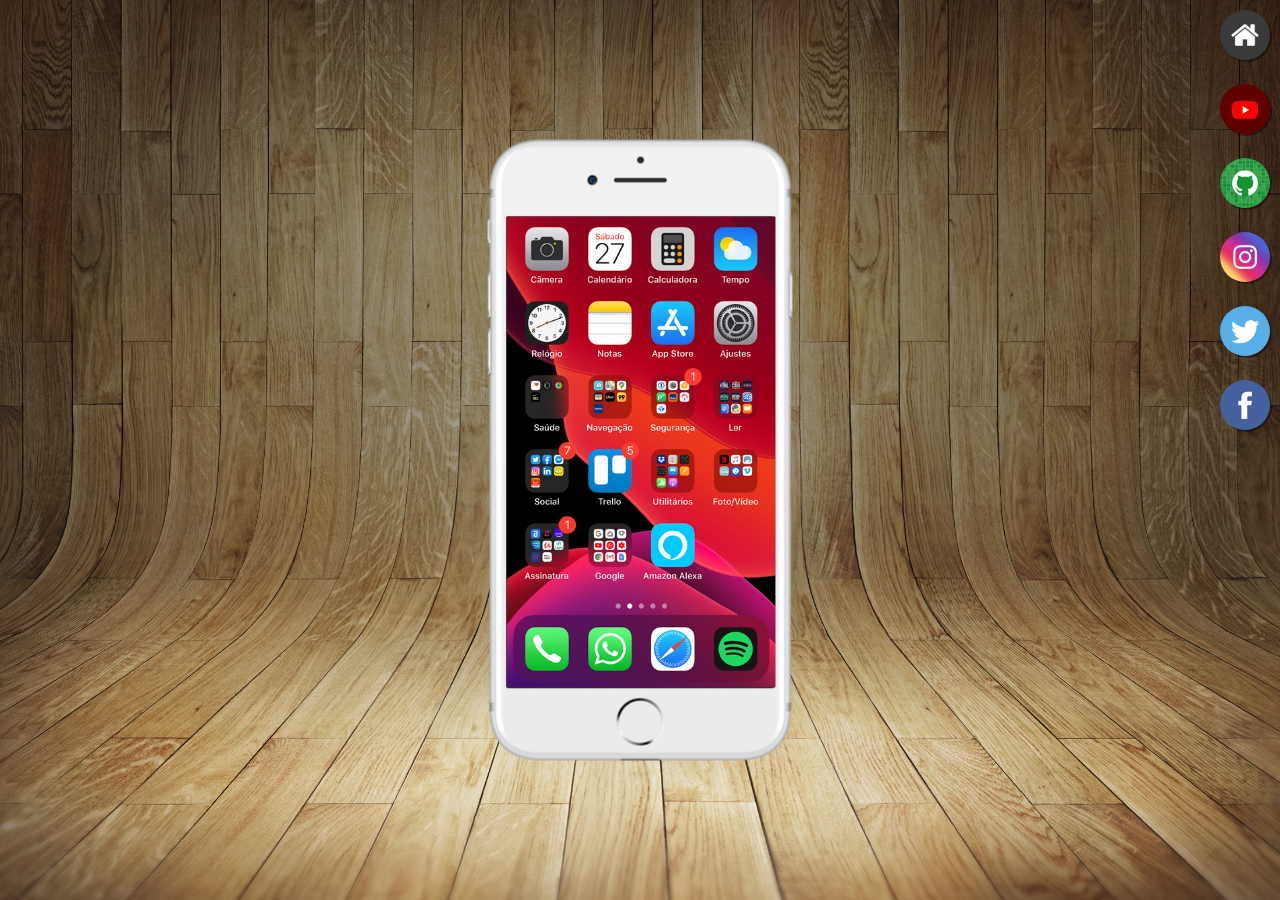
<file: index.html>
<!DOCTYPE html>
<html lang="pt-br">
<head>
    <meta charset="UTF-8">
    <meta name="viewport" content="width=device-width, initial-scale=1.0">
    <link rel="shortcut icon" href="favicon.ico" type="image/x-icon">
    <link rel="stylesheet" href="estilos/style.css">
    <title>Projecto Redes Sociais</title>
</head>
<body>
    <main>
        <section id="telefone">
            <iframe src="home.html" frameborder="0" name="tela" id="tela">
                O seu navegador não é compativel com isso!
            </iframe>
        </section>
        <section id="redes-sociais">
            <a href="home.html" target="tela"><img src="imagens/logo-home.jpg" alt=""></a> <br>
            <a href="youtube.html" target="tela"><img src="imagens/logo-youtube.jpg" alt=""></a> <br>
            <a href="github.html" target="tela"><img src="imagens/logo-github.jpg" alt=""></a> <br>
            <a href="instagram.html" target="tela"><img src="imagens/logo-instagram.jpg" alt=""></a> <br>
            <a href="twiter.html" target="tela"><img src="imagens/logo-twitter.jpg" alt=""></a> <br>
            <a href="facebook.html" target="tela"><img src="imagens/logo-facebook.jpg" alt=""></a>
        </section>
    </main>
</body>
</html>
</file>
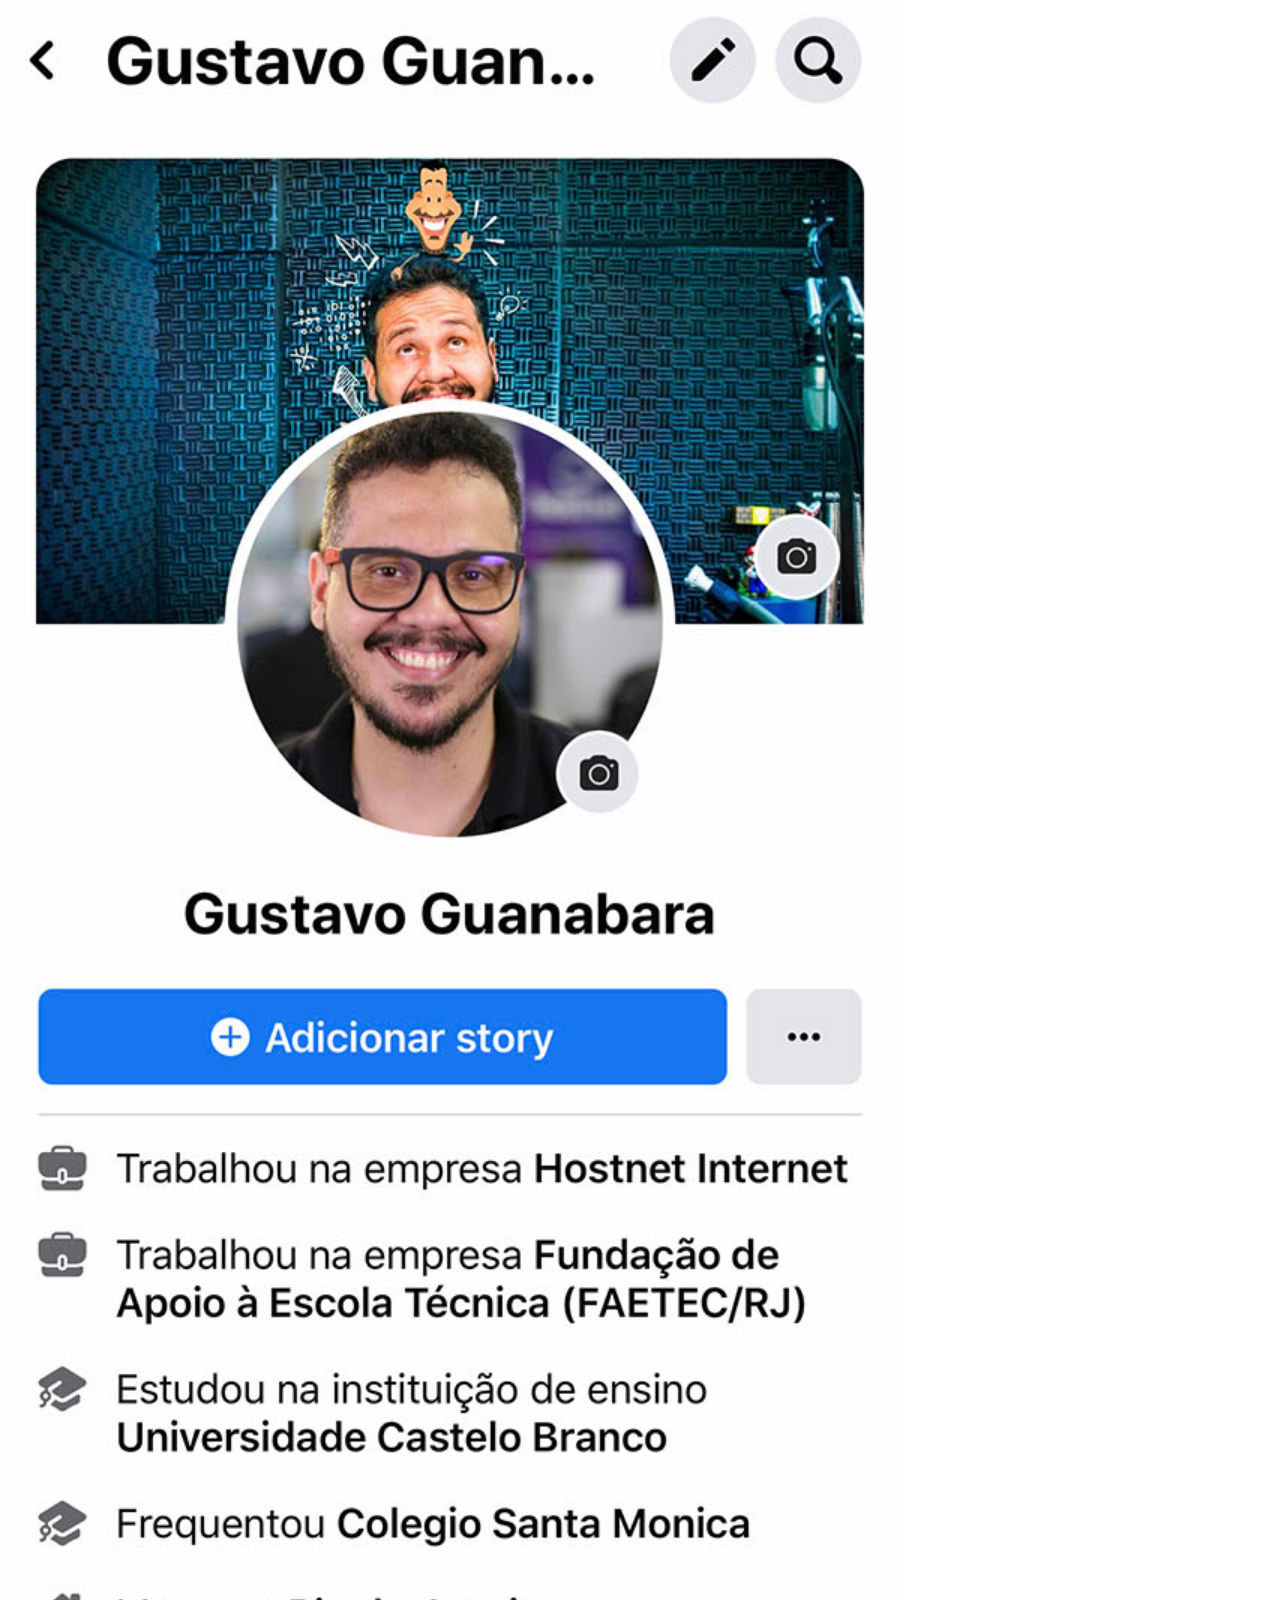
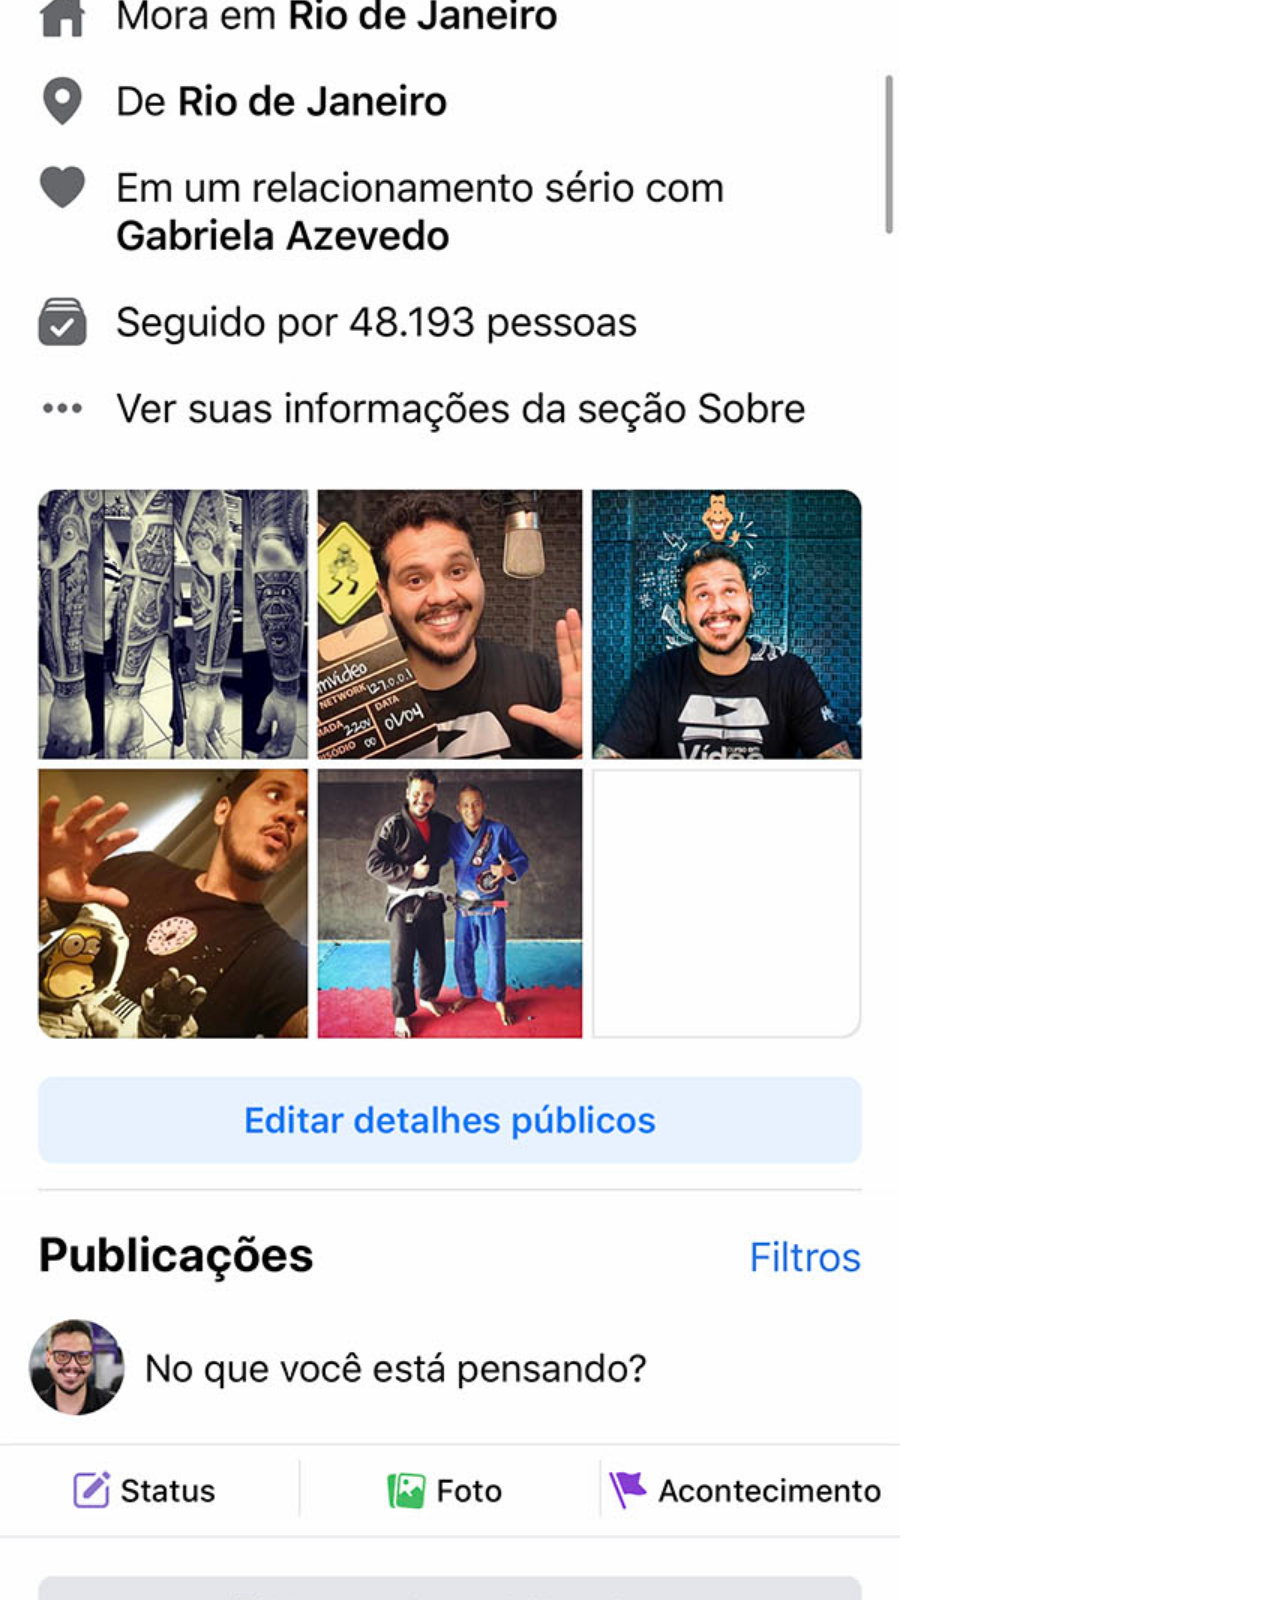
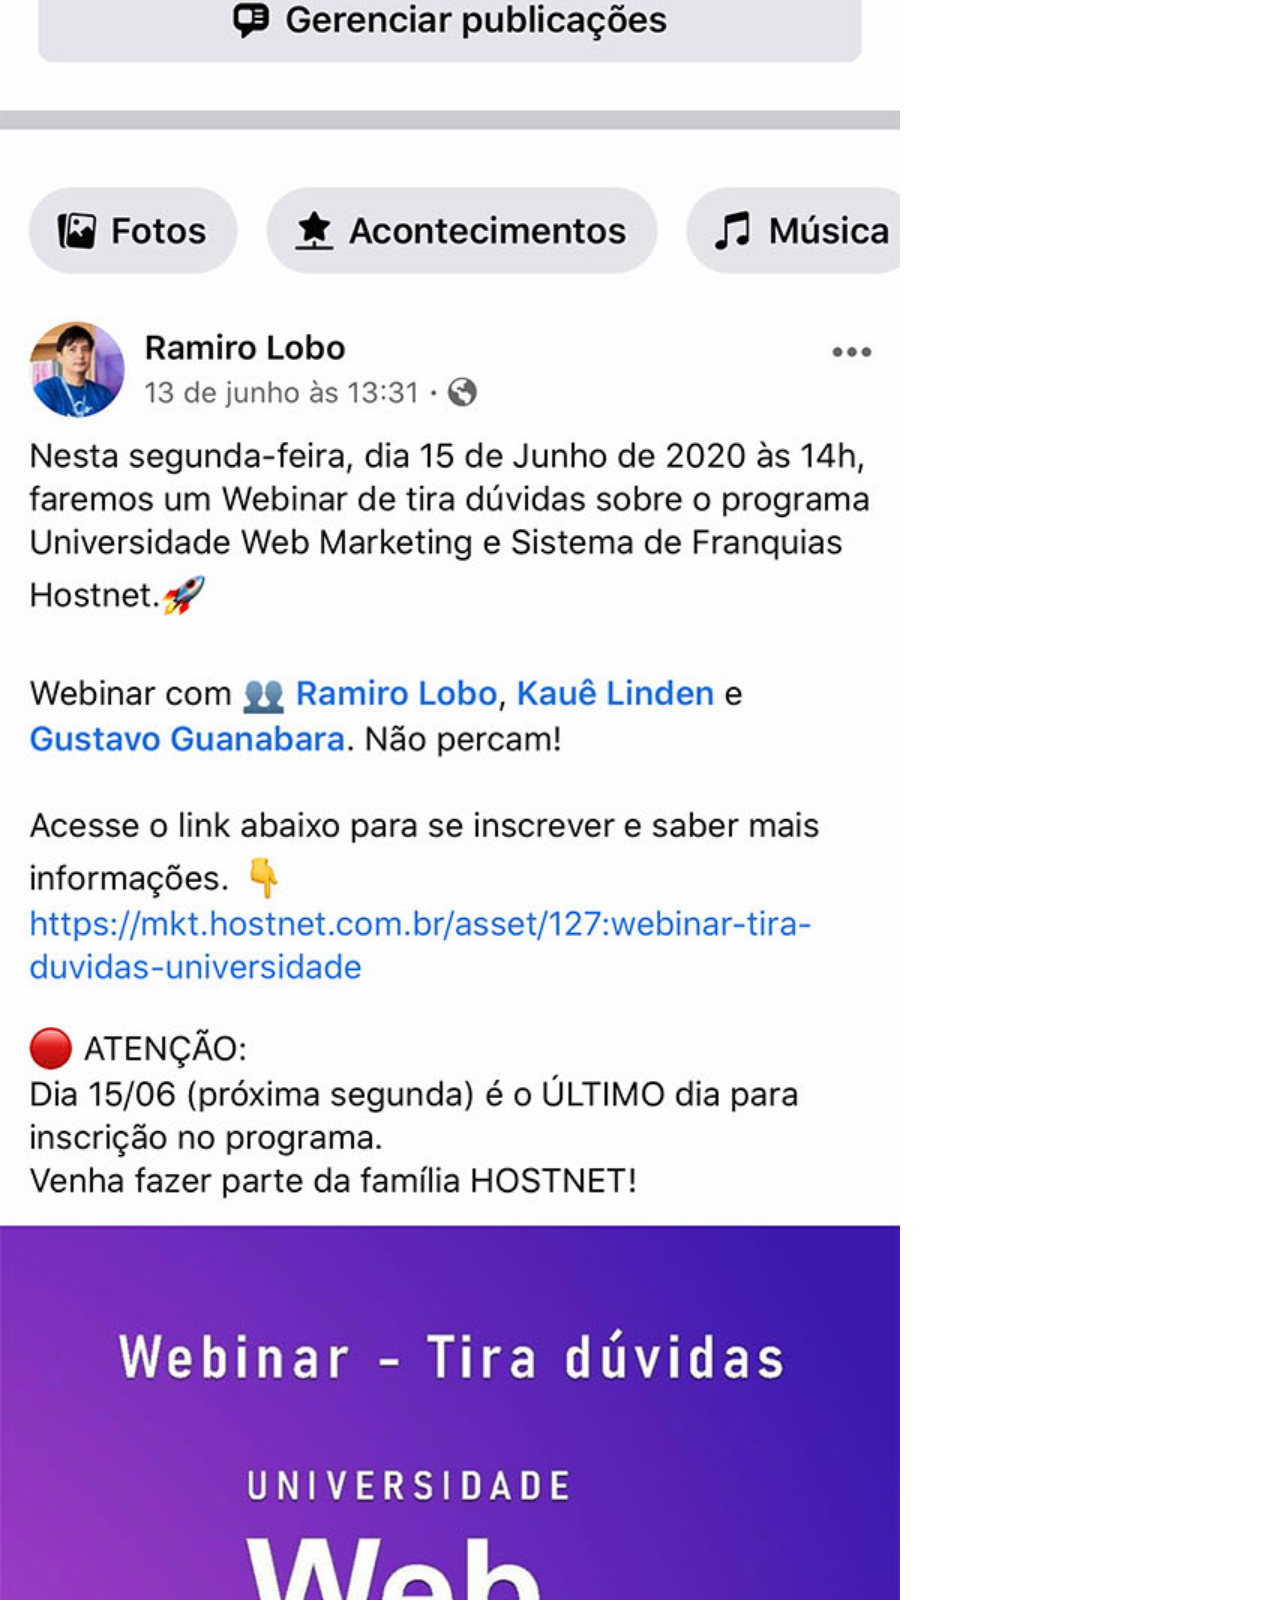
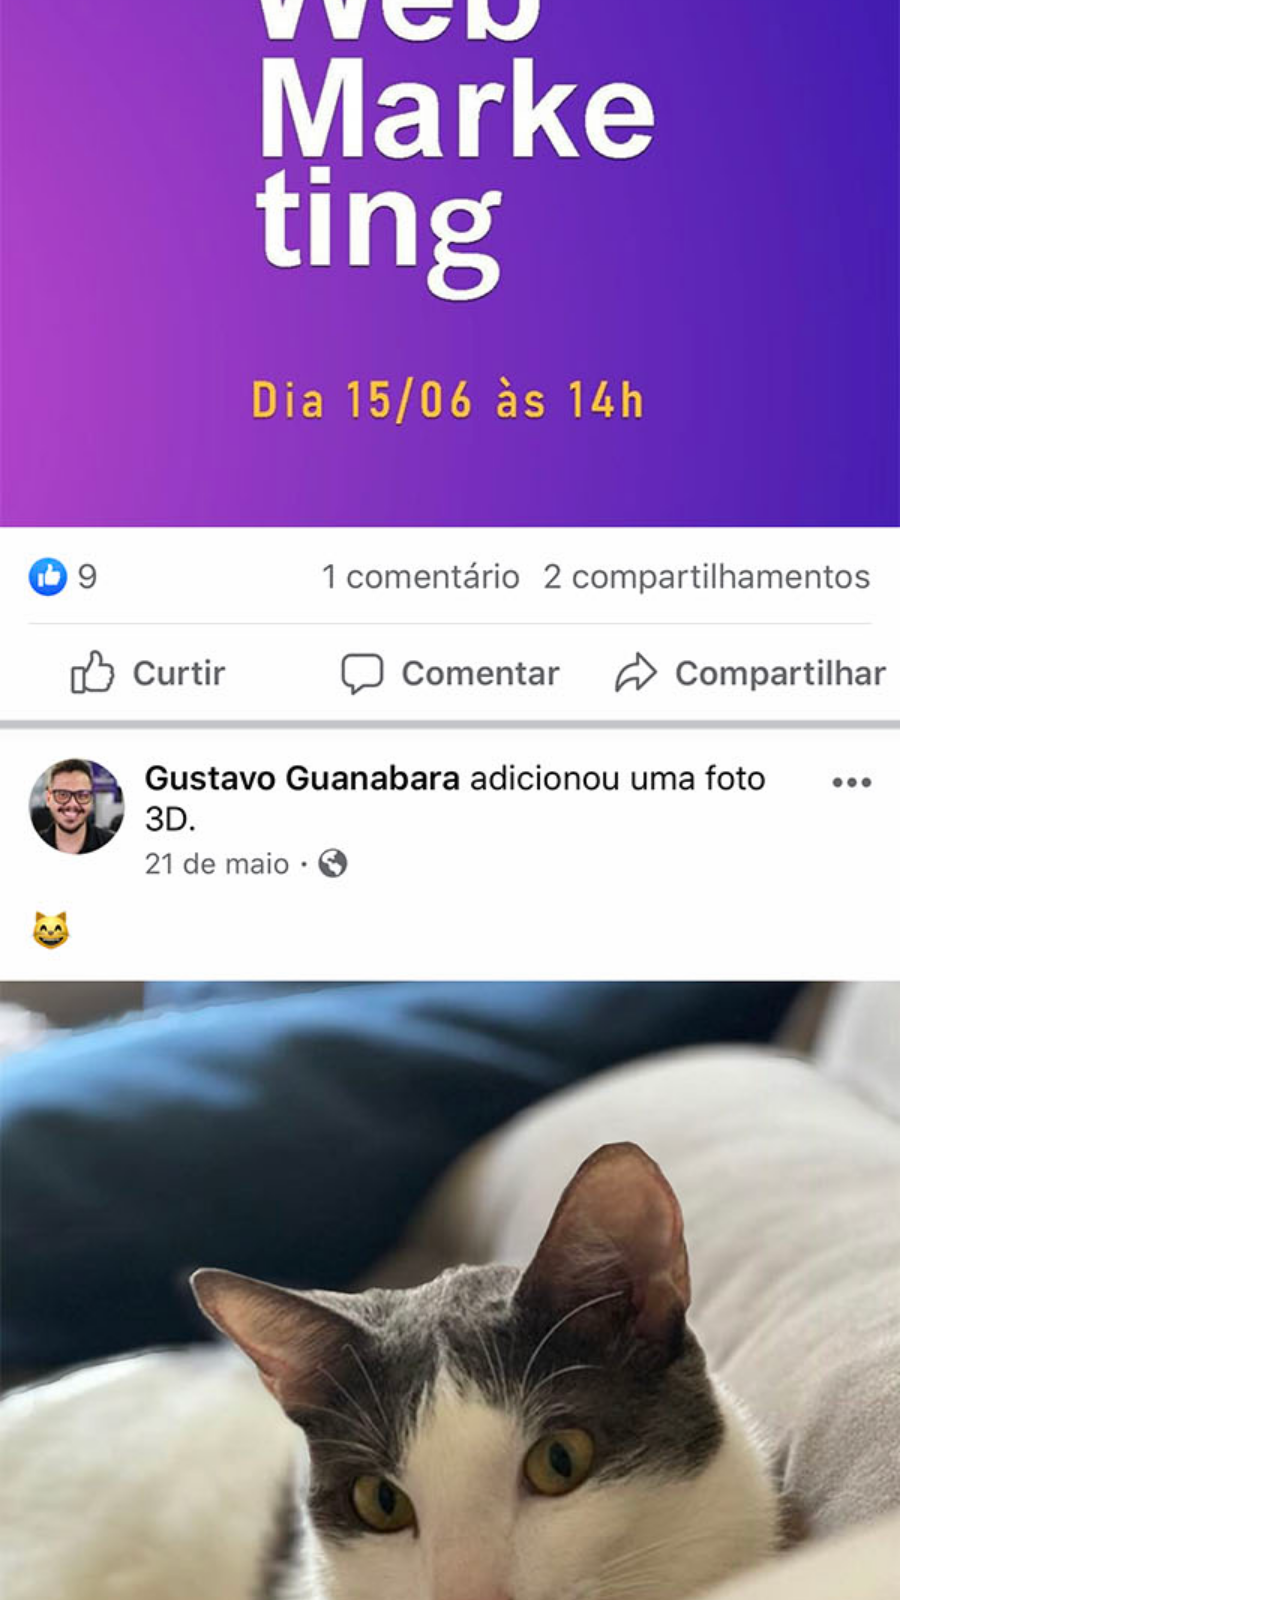
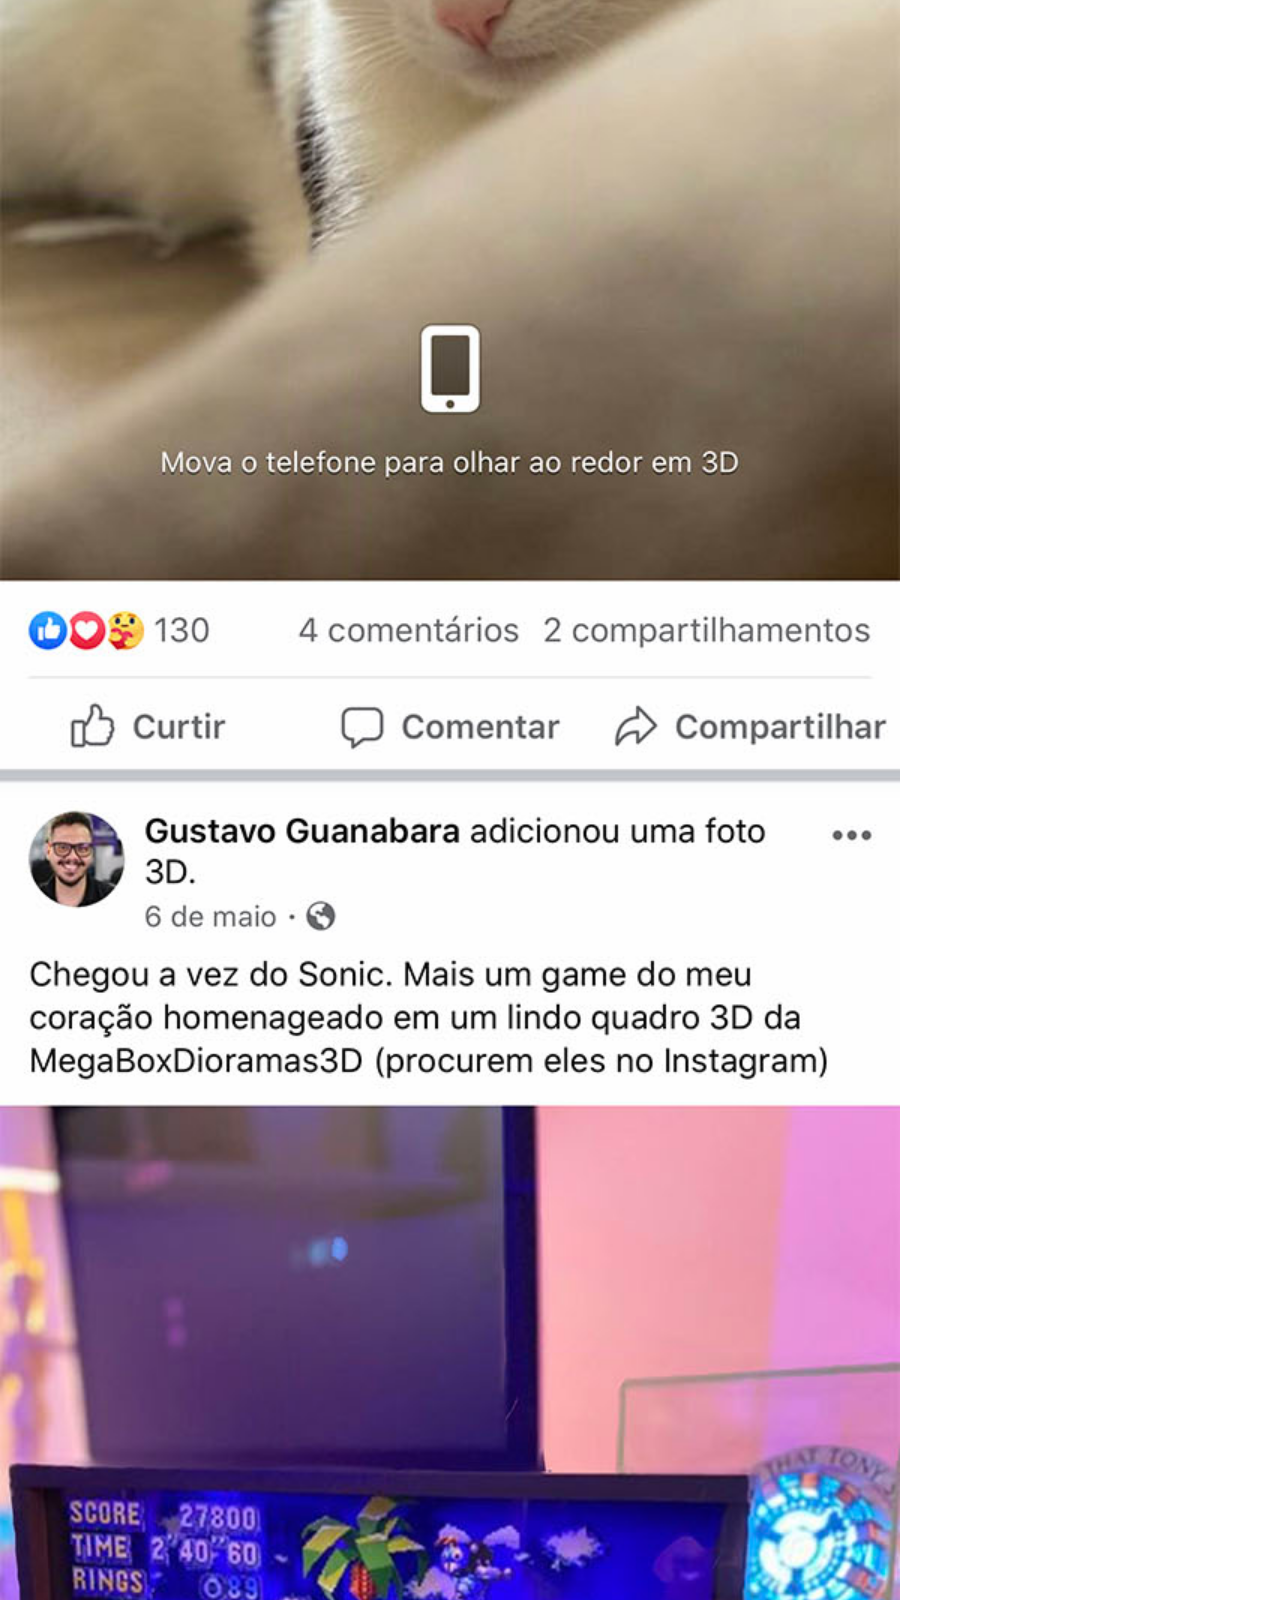
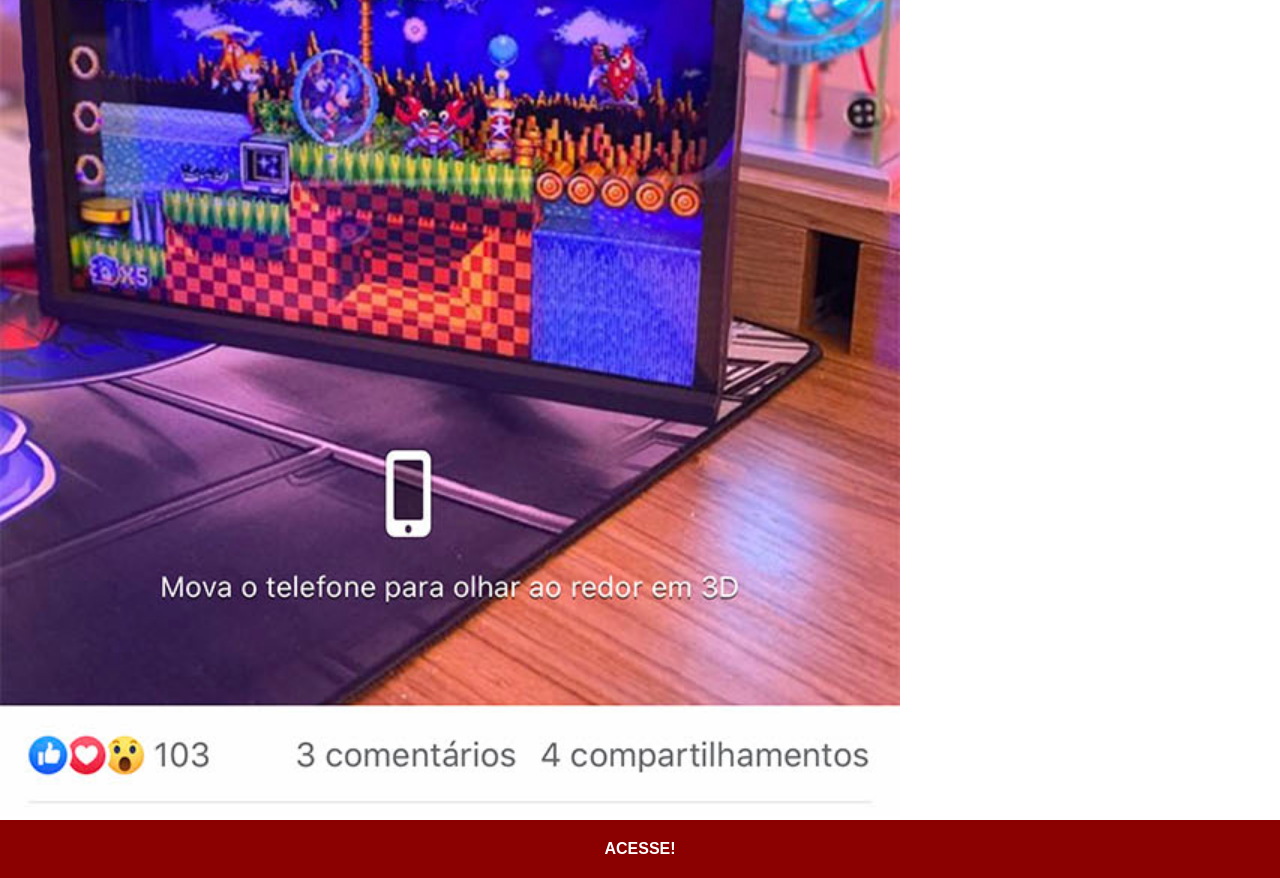
<file: facebook.html>
<!DOCTYPE html>
<html lang="pt-br">
<head>
    <meta charset="UTF-8">
    <meta name="viewport" content="width=device-width, initial-scale=1.0">
    <title>YouTube</title>
    <link rel="stylesheet" href="estilos/social.css">
</head>
<body>
    <img src="imagens/tela-facebook.jpg" alt="">
    <a href="https://www.youtube.com/user/cursoemvideo/playlists" target="_blank">ACESSE!</a>
</body>
</html>
</file>
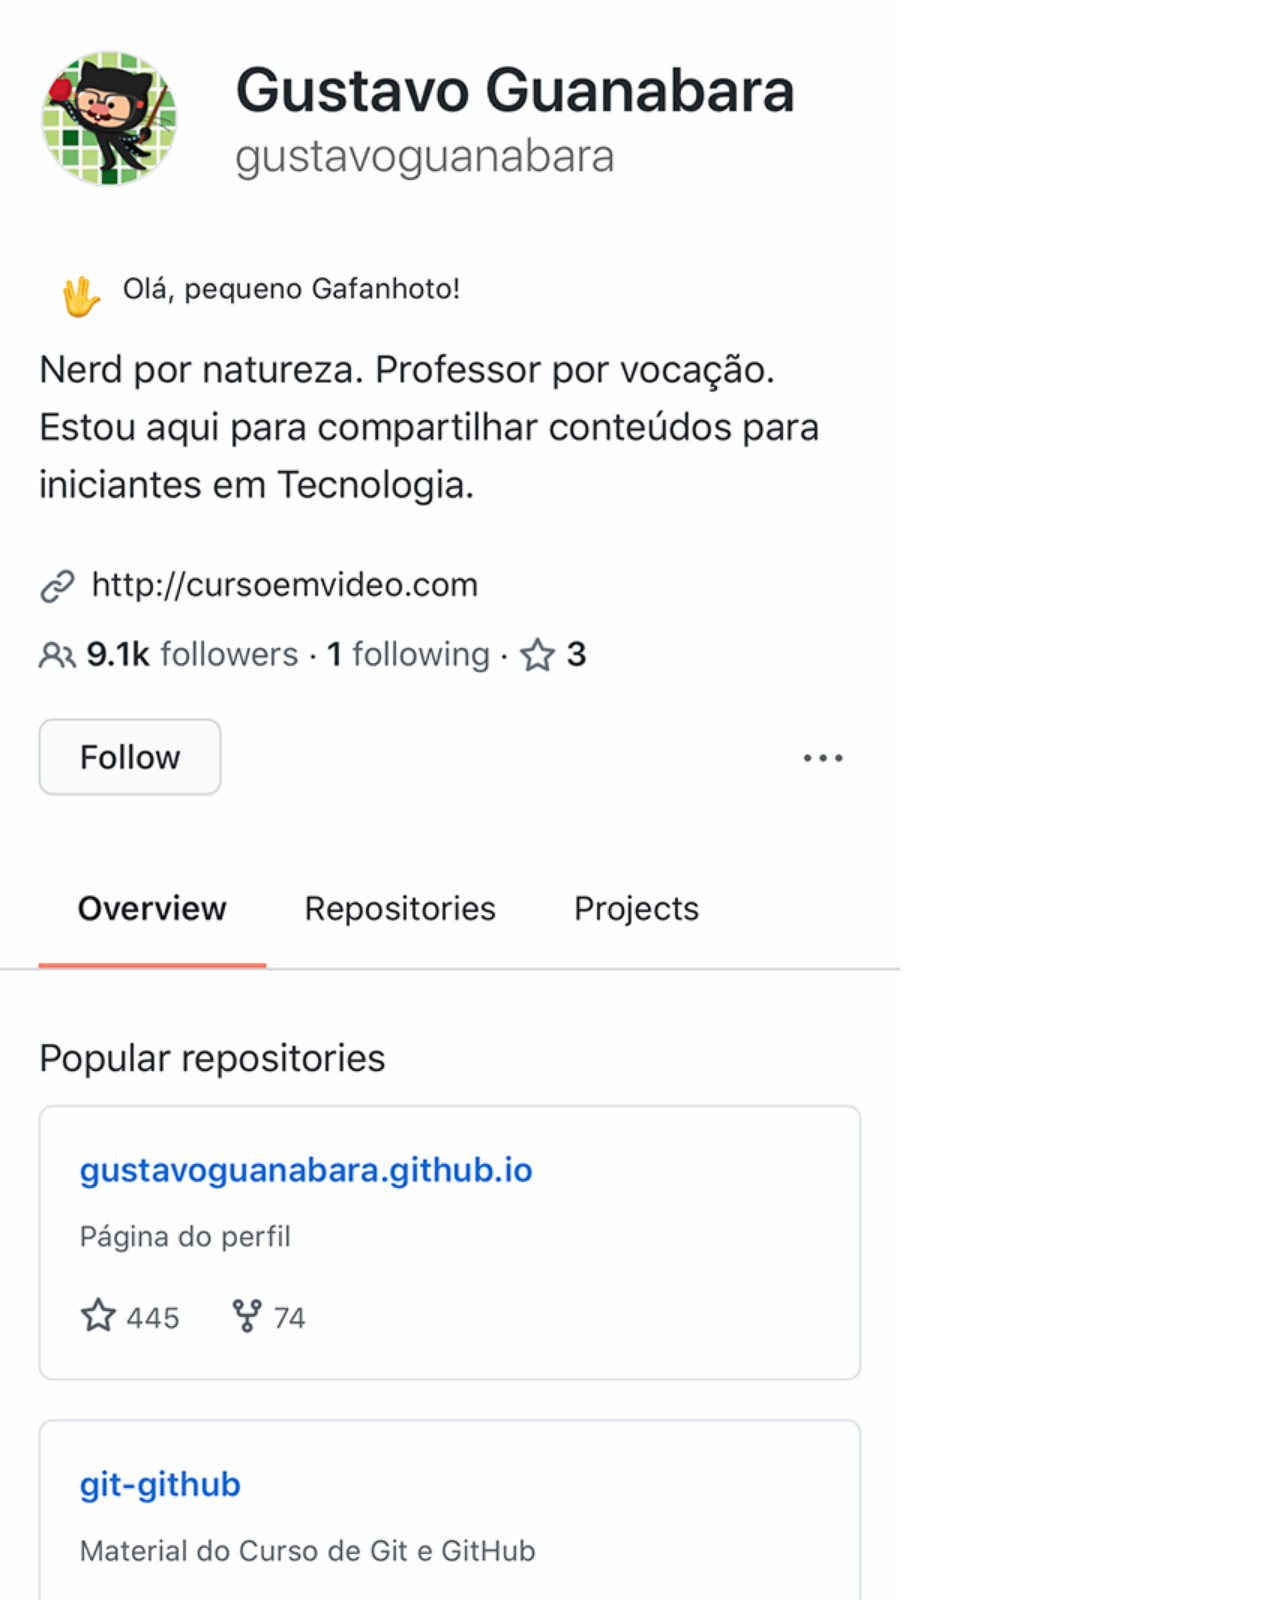
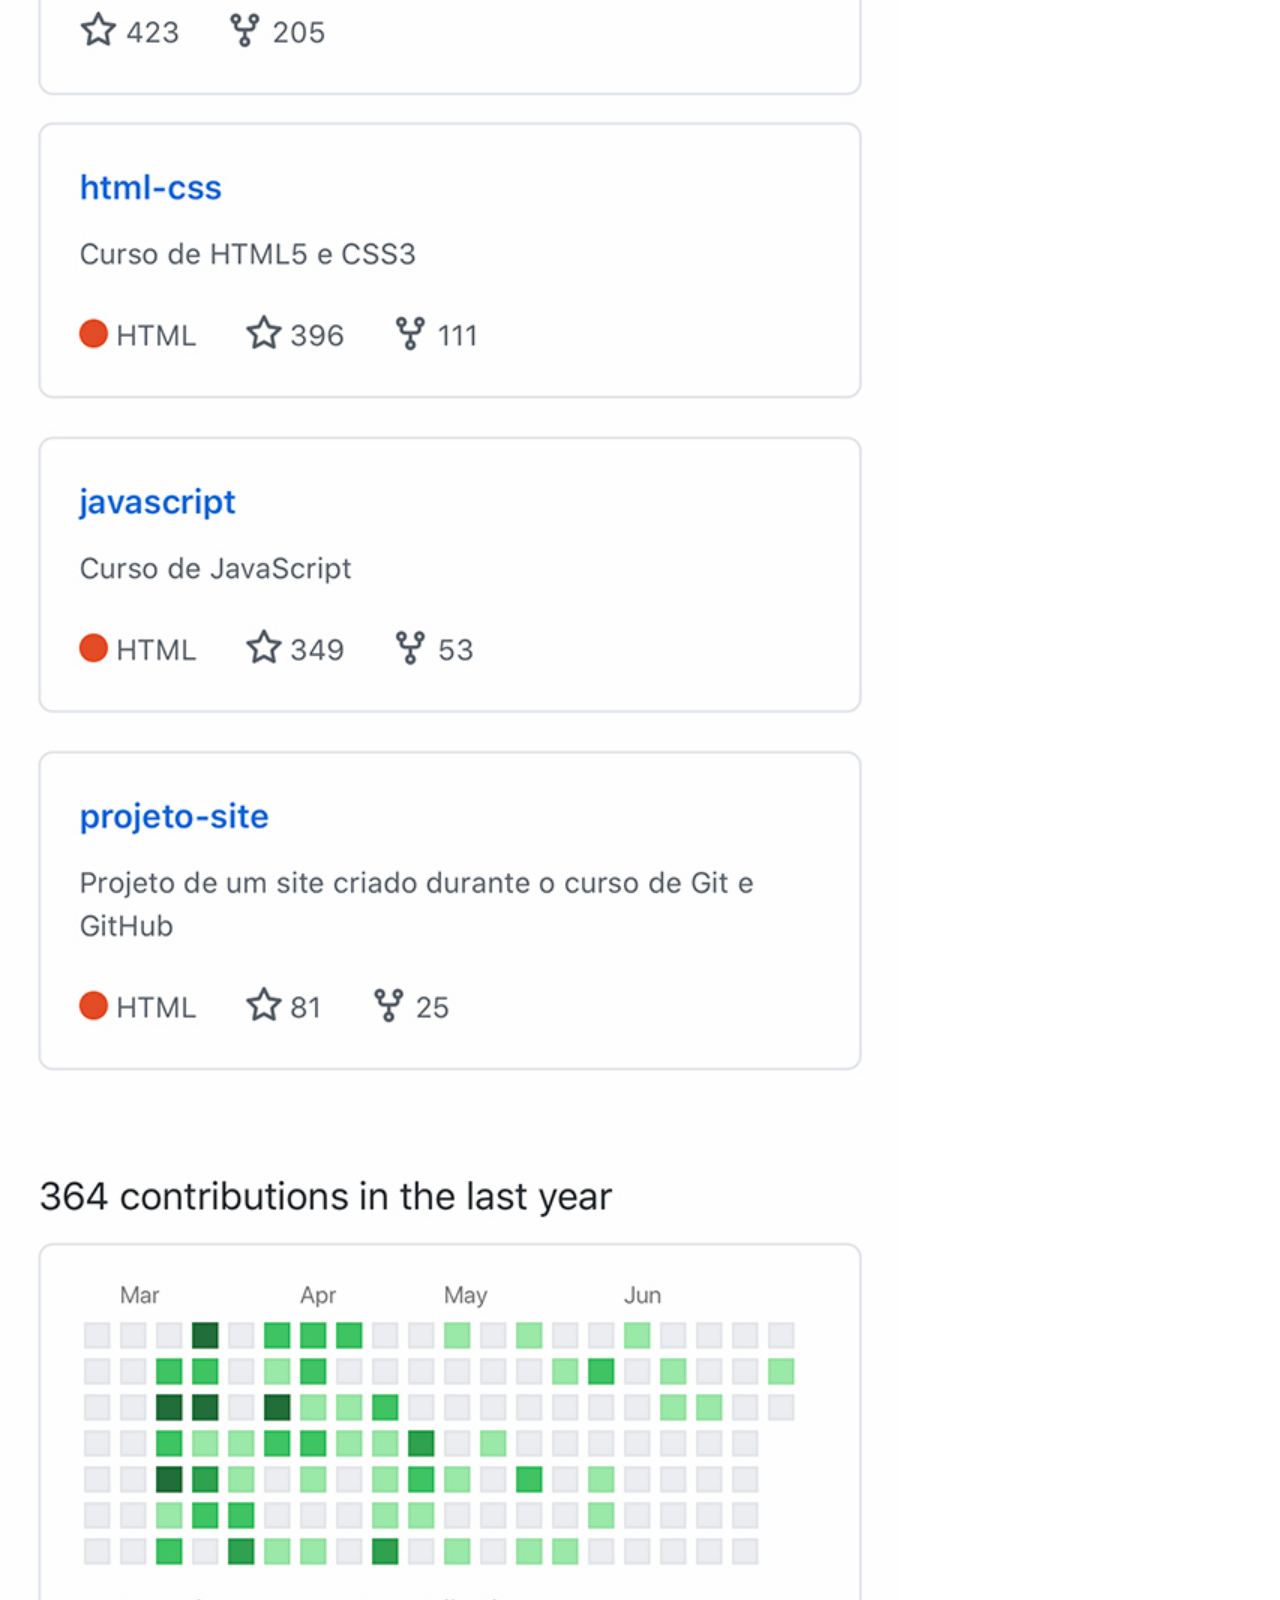
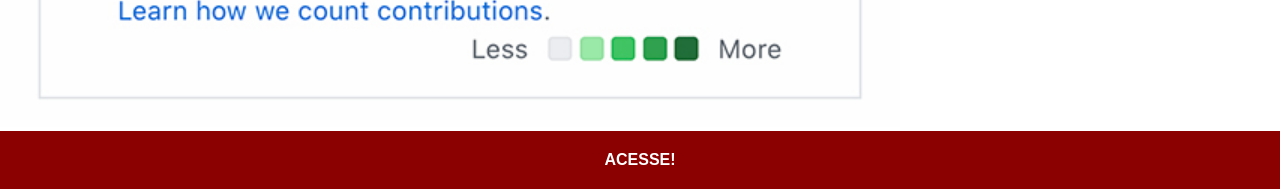
<file: github.html>
<!DOCTYPE html>
<html lang="pt-br">
<head>
    <meta charset="UTF-8">
    <meta name="viewport" content="width=device-width, initial-scale=1.0">
    <title>YouTube</title>
    <link rel="stylesheet" href="estilos/social.css">
</head>
<body>
    <img src="imagens/tela-github.jpg" alt="">
    <a href="" target="_blank">ACESSE!</a>
</body>
</html>
</file>
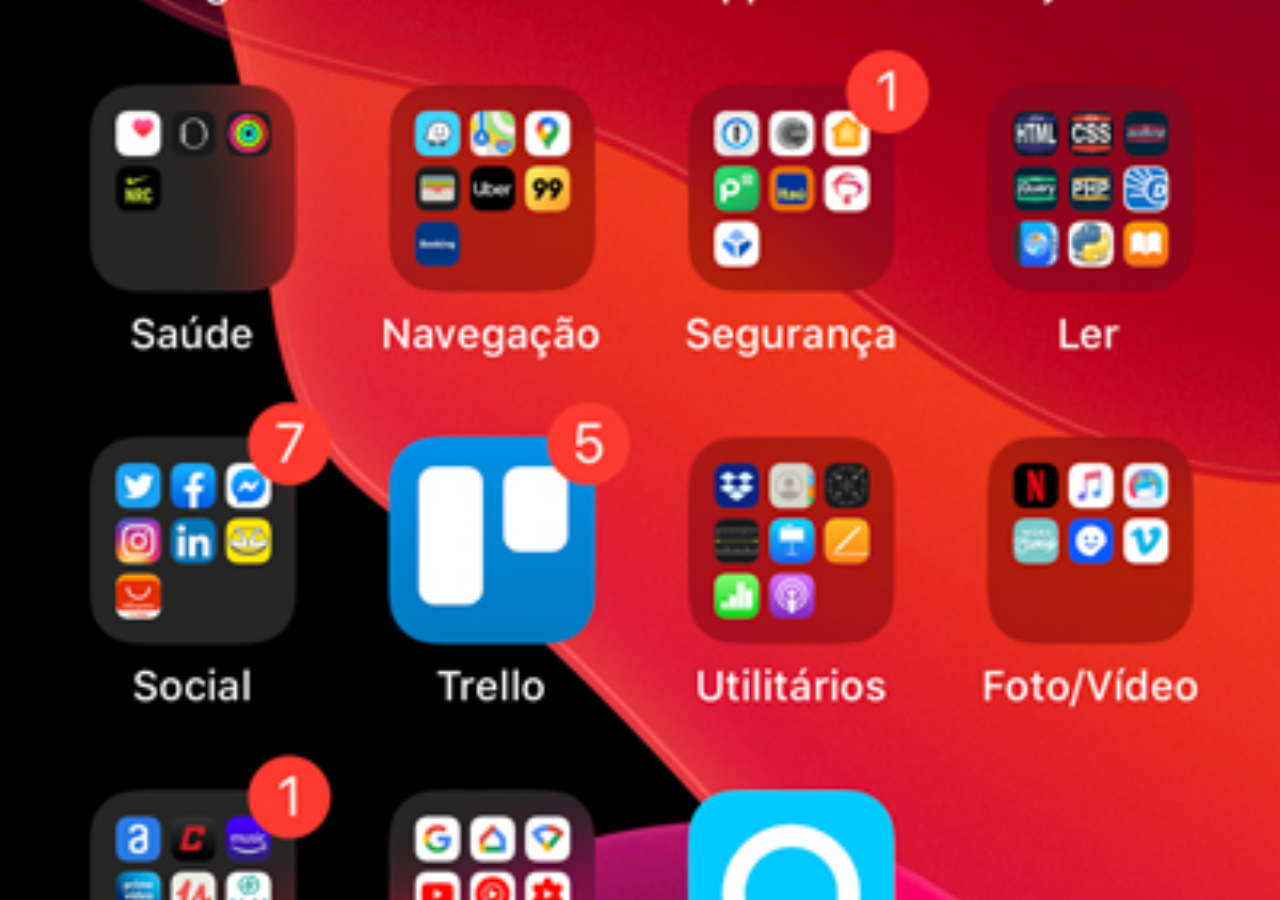
<file: home.html>
<!DOCTYPE html>
<html lang="pt-br">
<head>
    <meta charset="UTF-8">
    <meta name="viewport" content="width=device-width, initial-scale=1.0">
    <title>Home</title>
    <style>
        *{
            margin: 0;
            padding: 0;
        }

        body{
            width: 100vw;
            height: 100vh;
            background: black url('imagens/tela-home.jpg') no-repeat center center;
            background-size: cover;
        }
    </style>
</head>
<body>
    
</body>
</html>
</file>
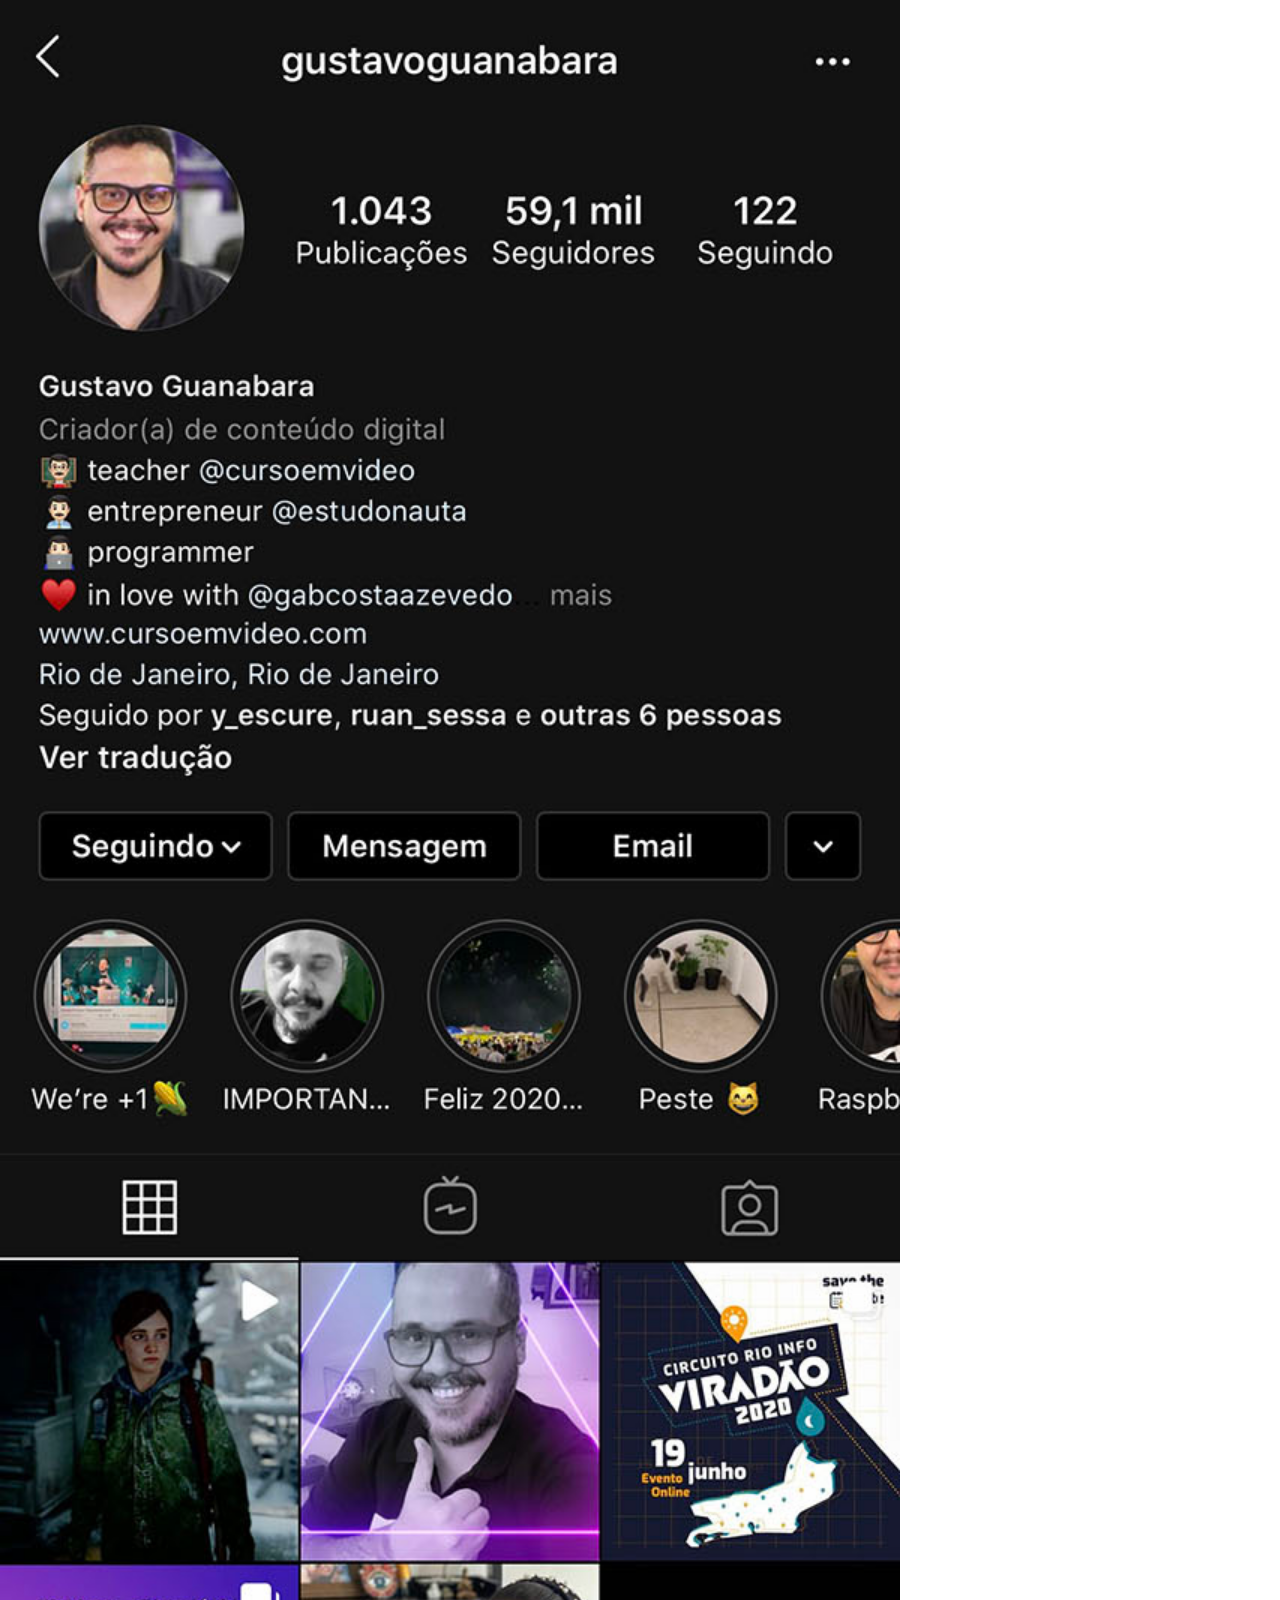
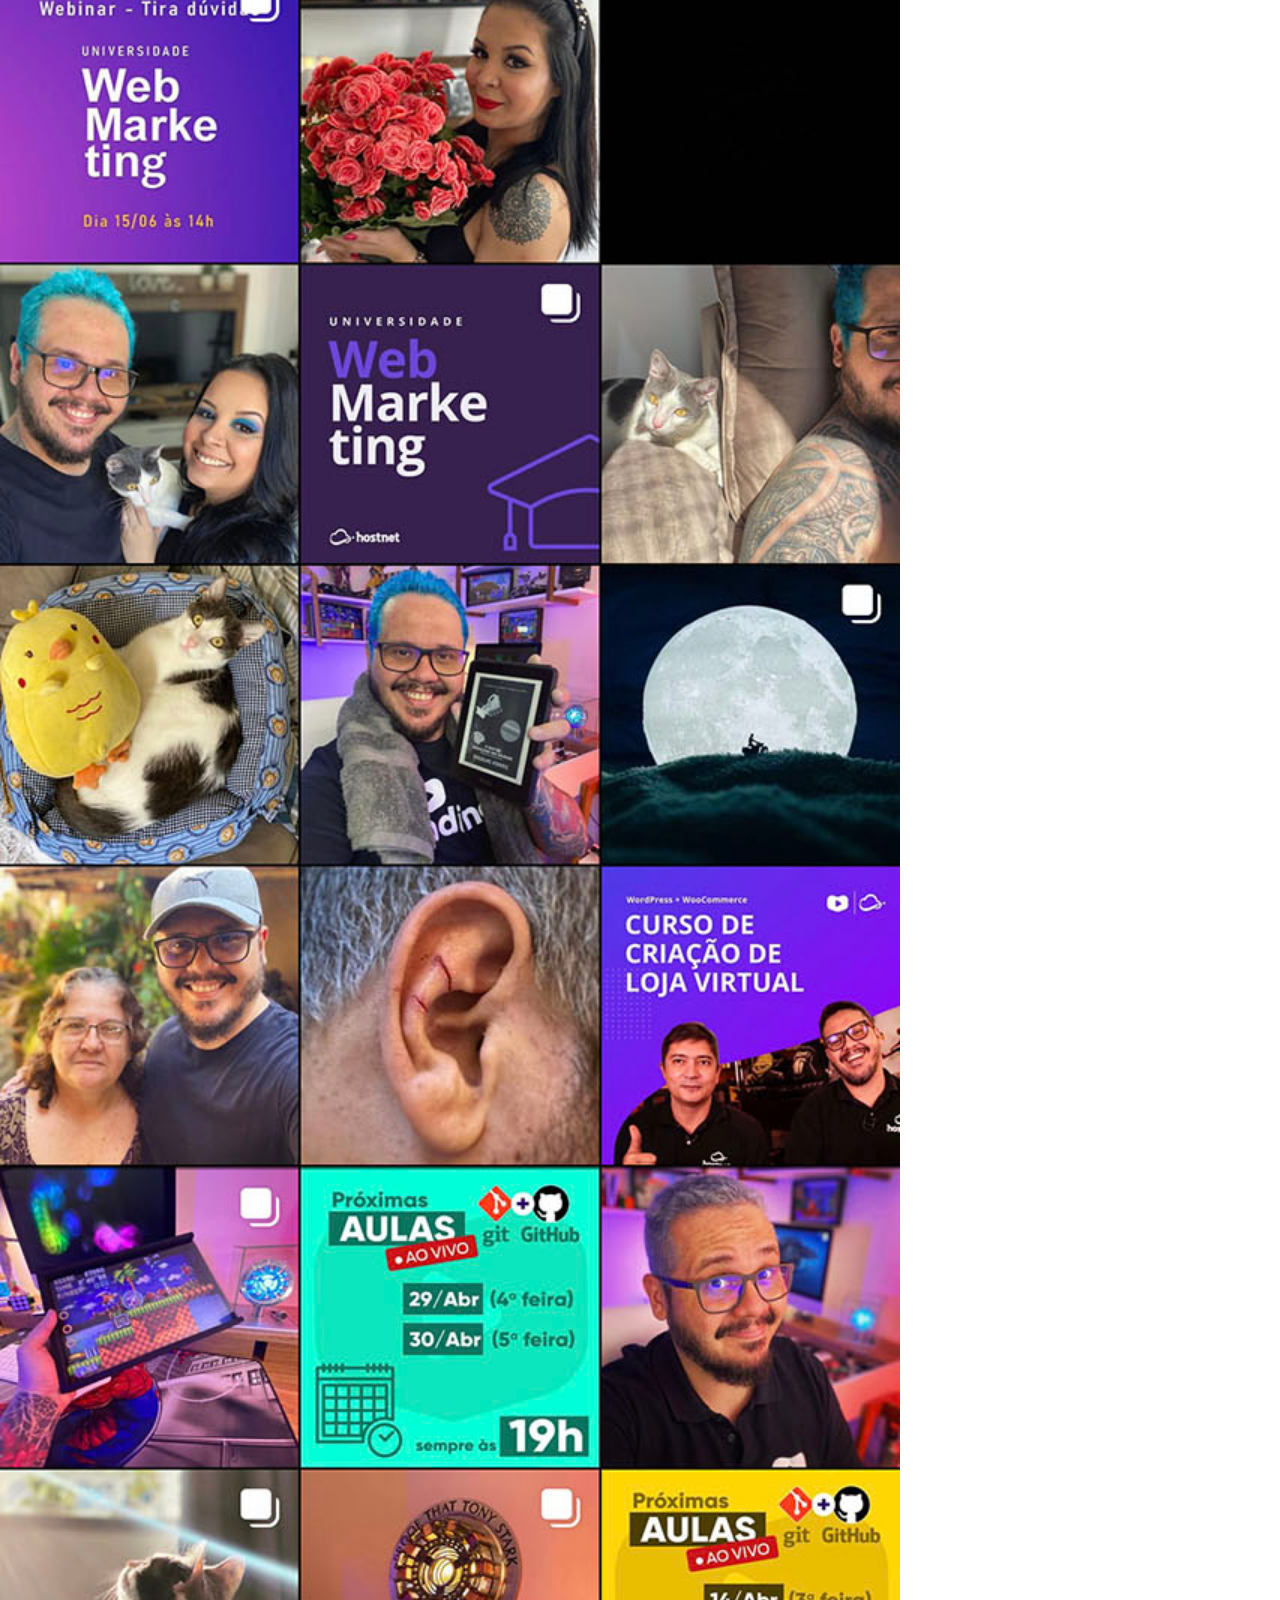
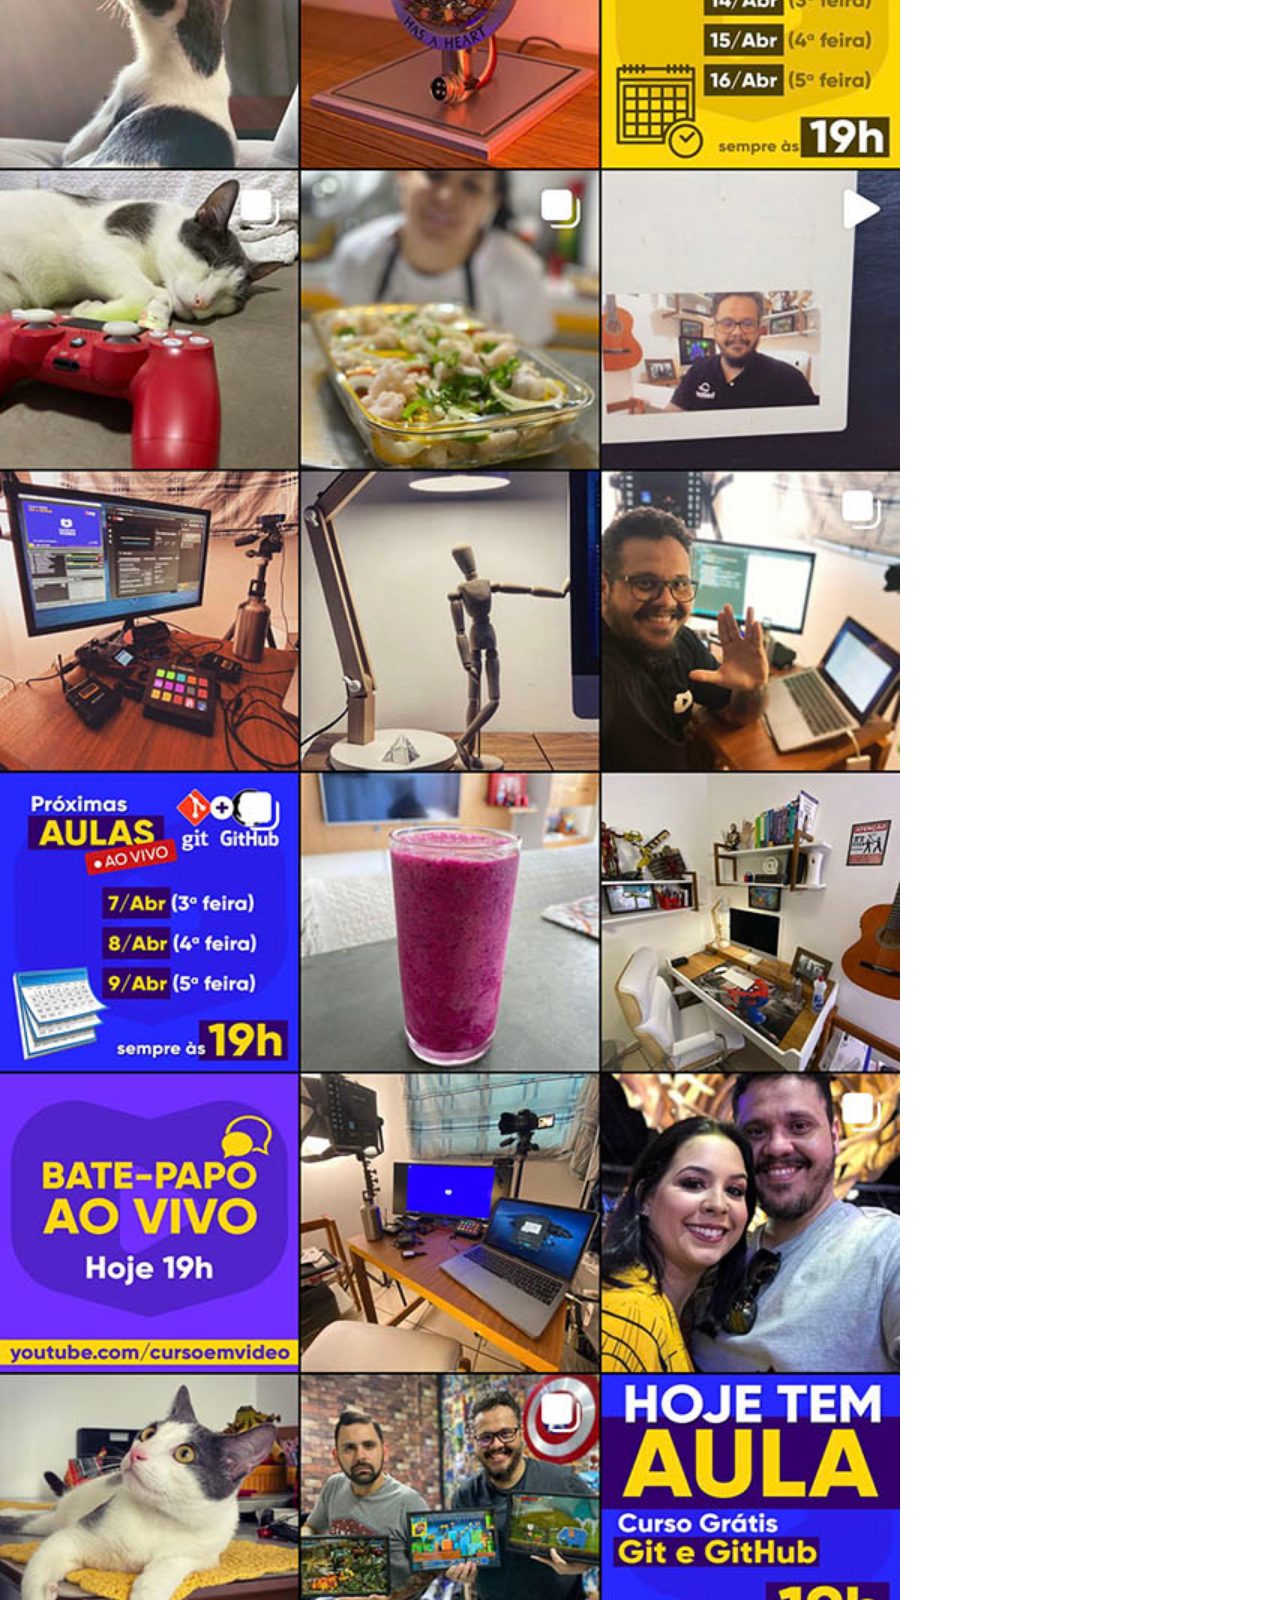
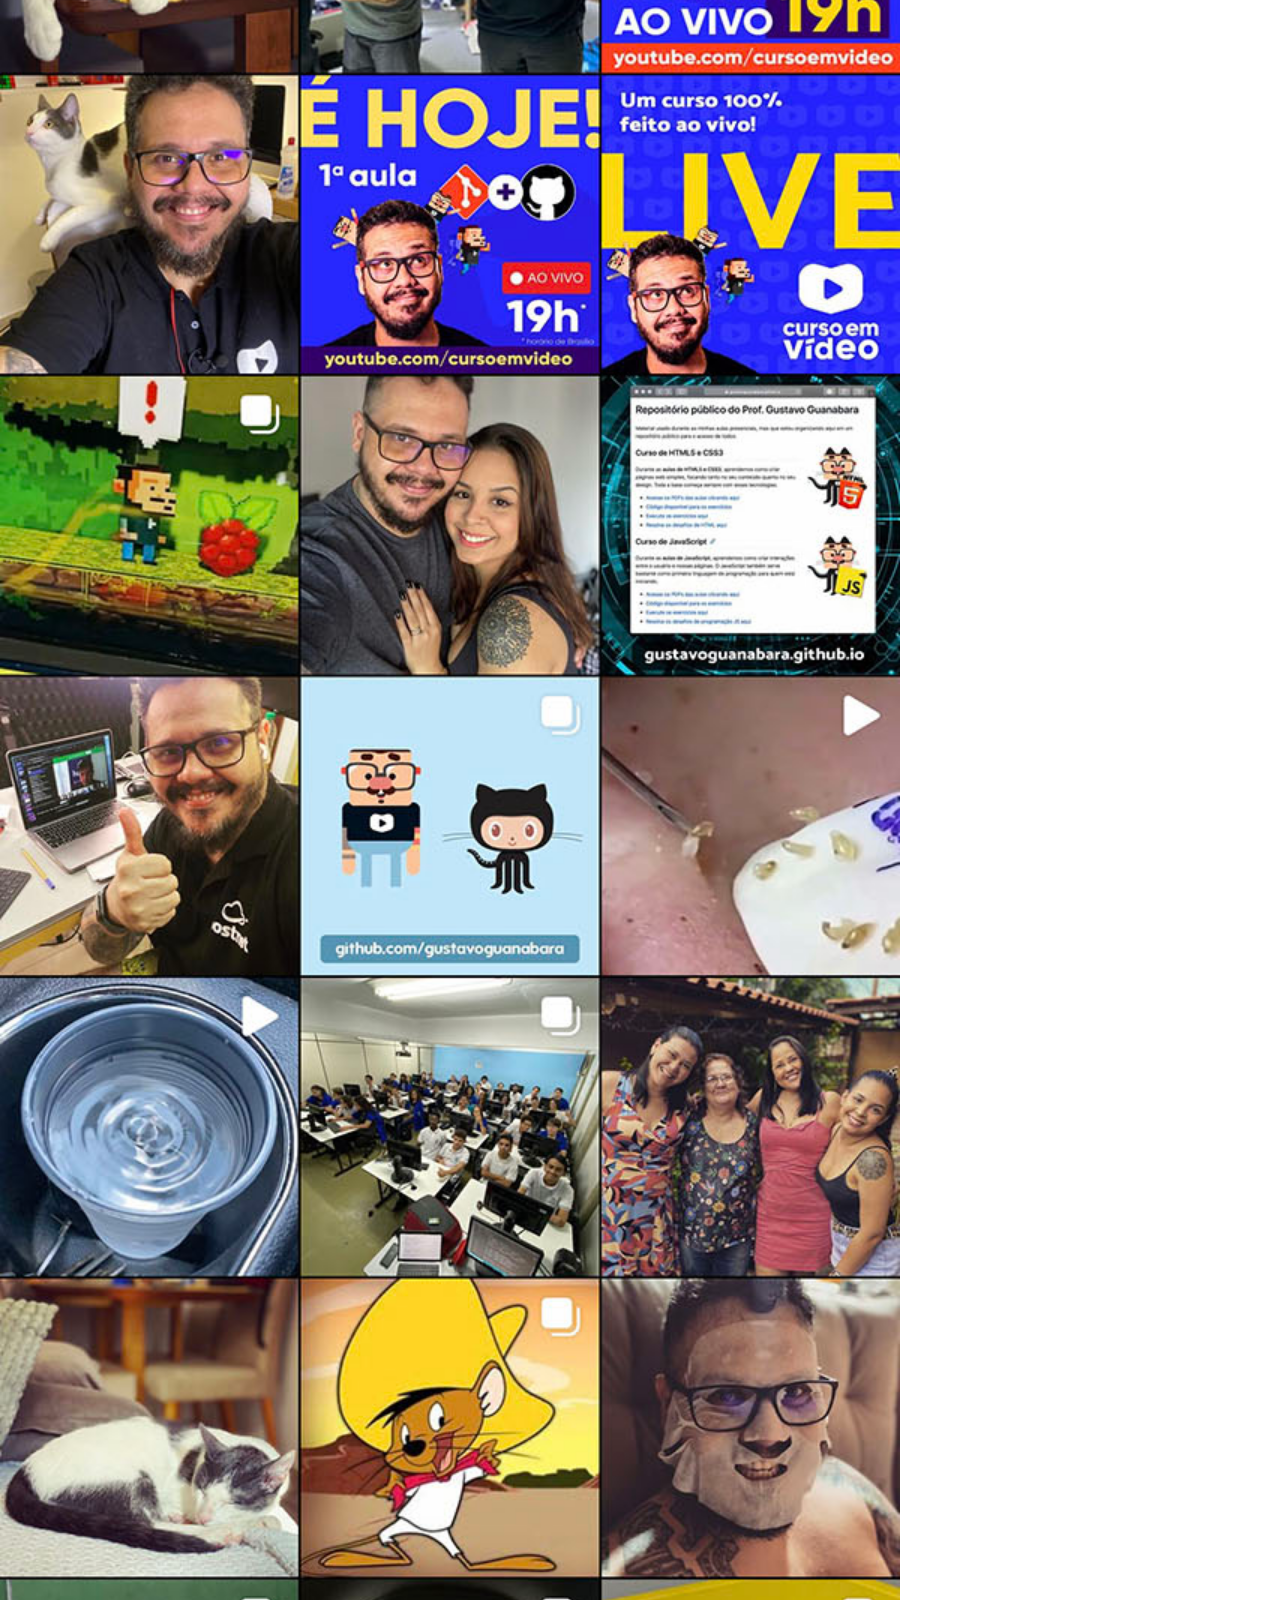
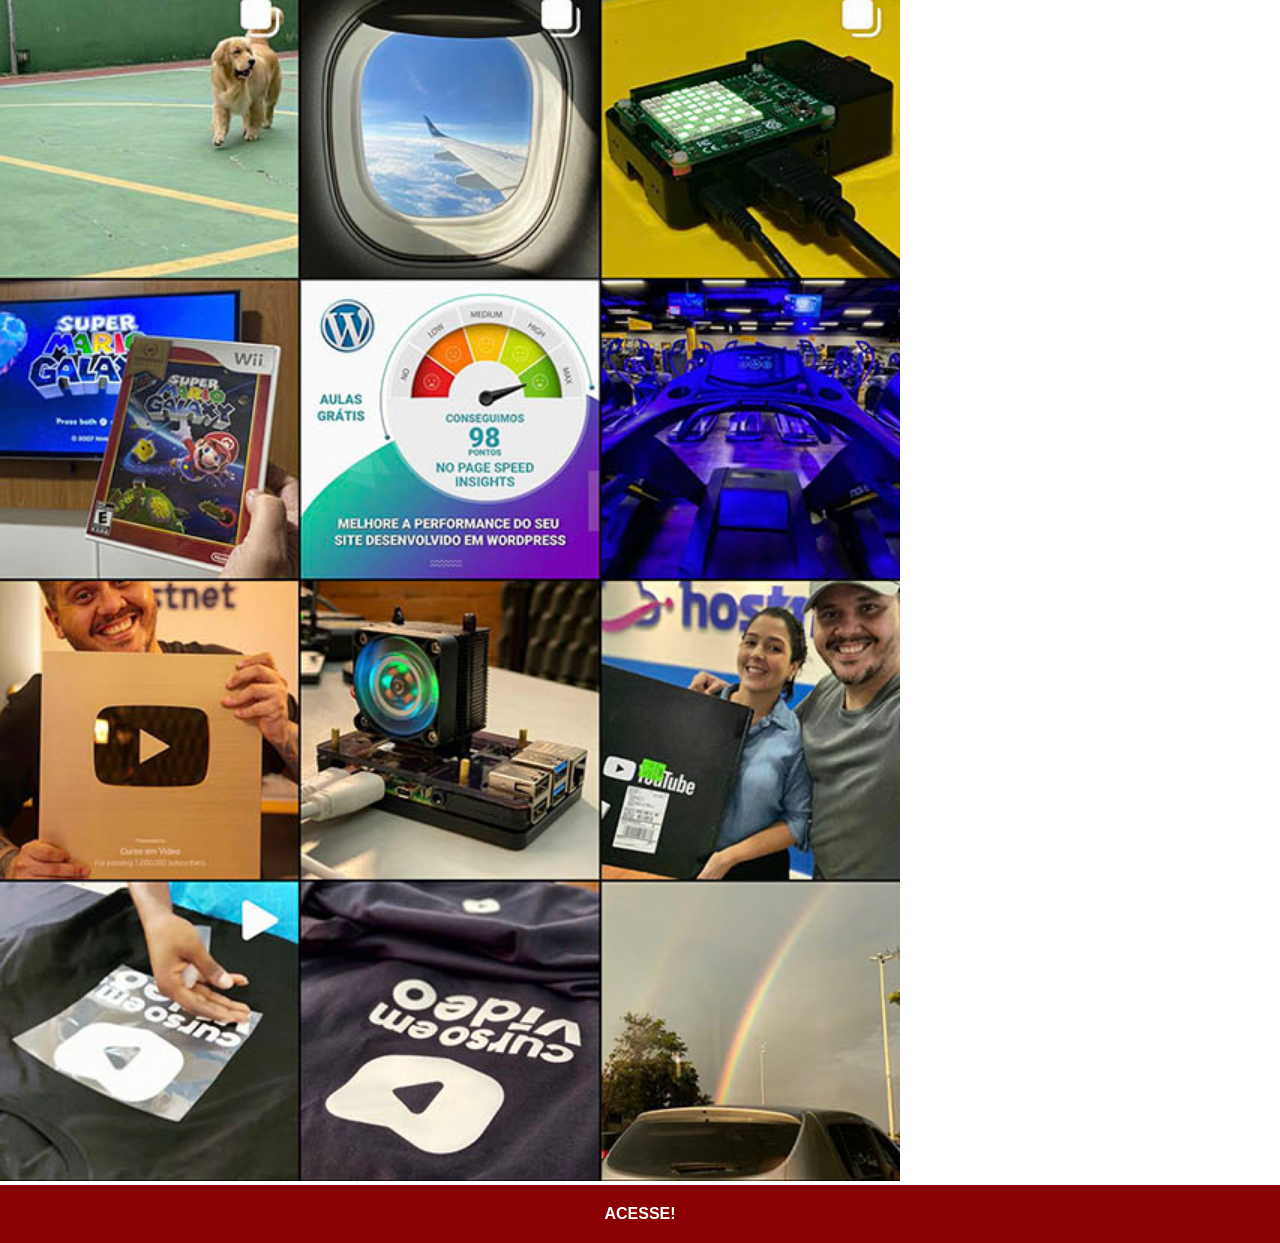
<file: instagram.html>
<!DOCTYPE html>
<html lang="pt-br">
<head>
    <meta charset="UTF-8">
    <meta name="viewport" content="width=device-width, initial-scale=1.0">
    <title>YouTube</title>
    <link rel="stylesheet" href="estilos/social.css">
</head>
<body>
    <img src="imagens/tela-instagram.jpg" alt="">
    <a href="https://www.youtube.com/user/cursoemvideo/playlists" target="_blank">ACESSE!</a>
</body>
</html>
</file>
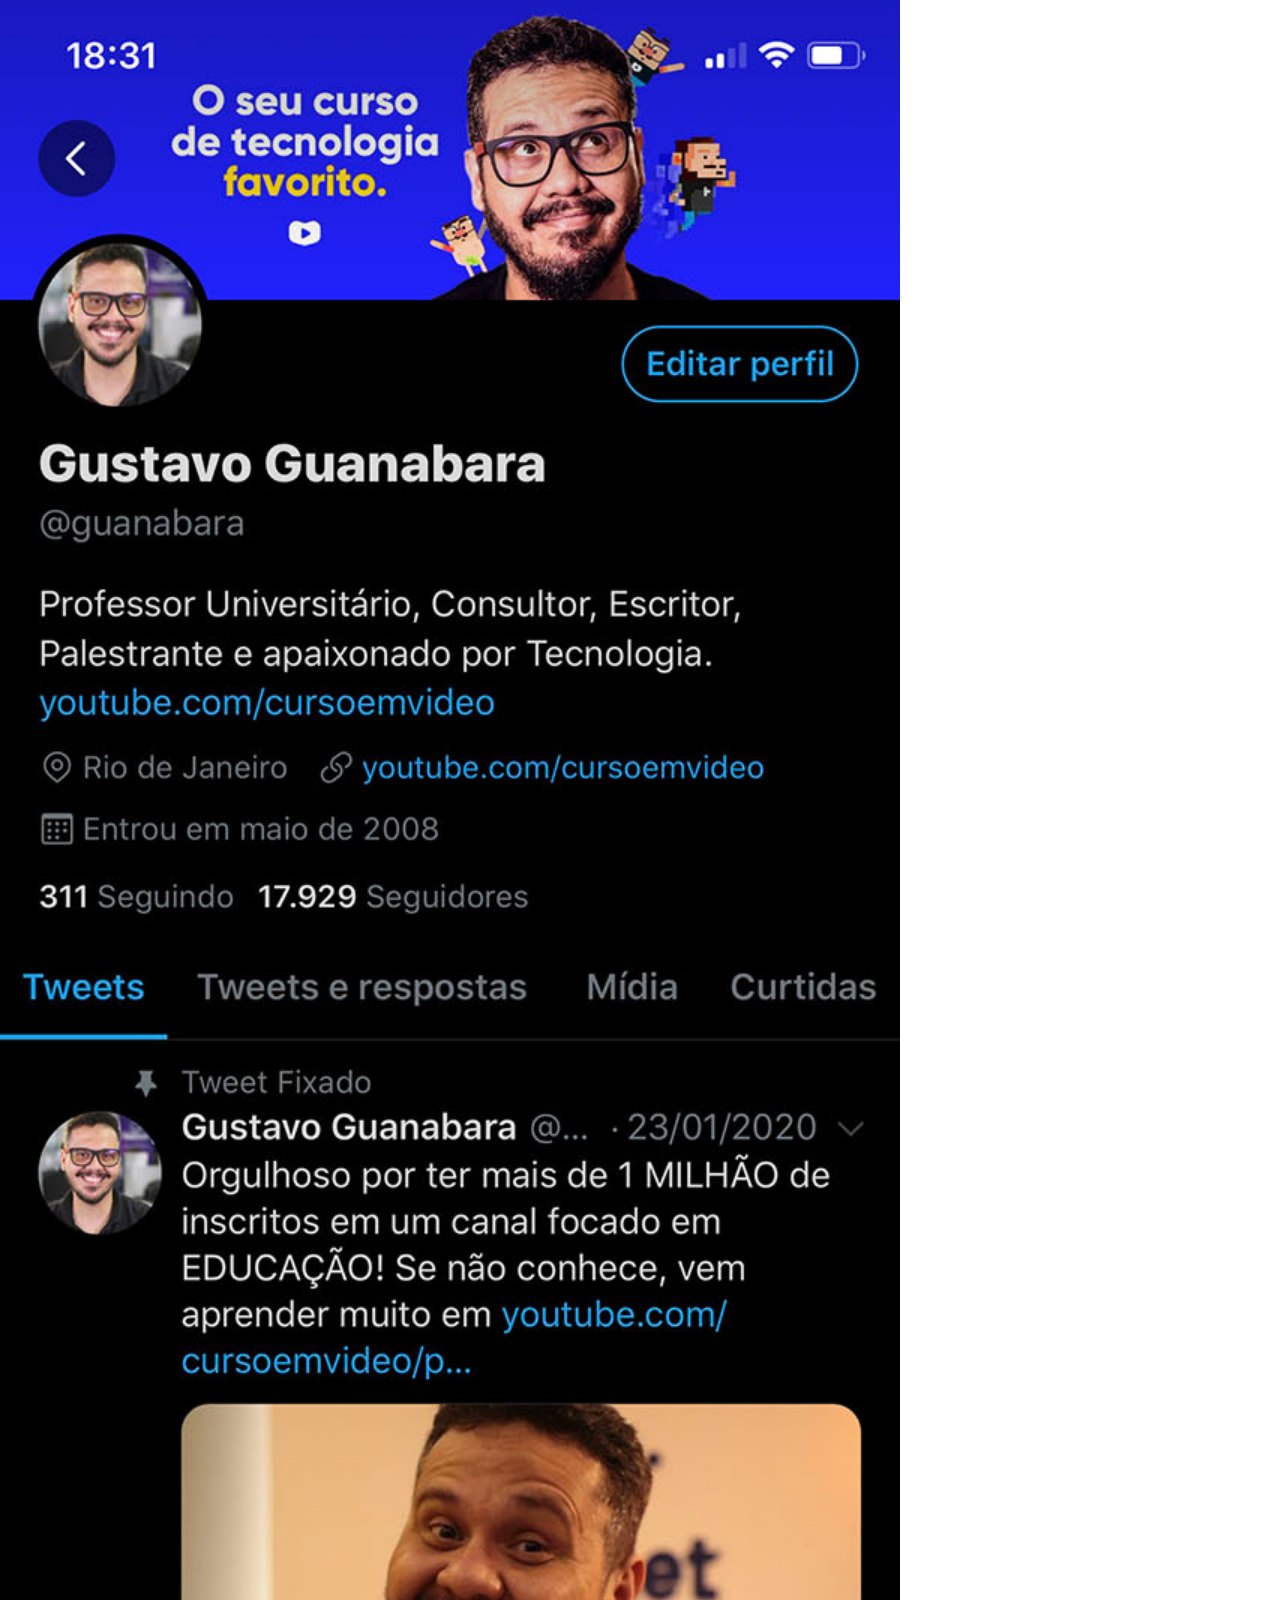
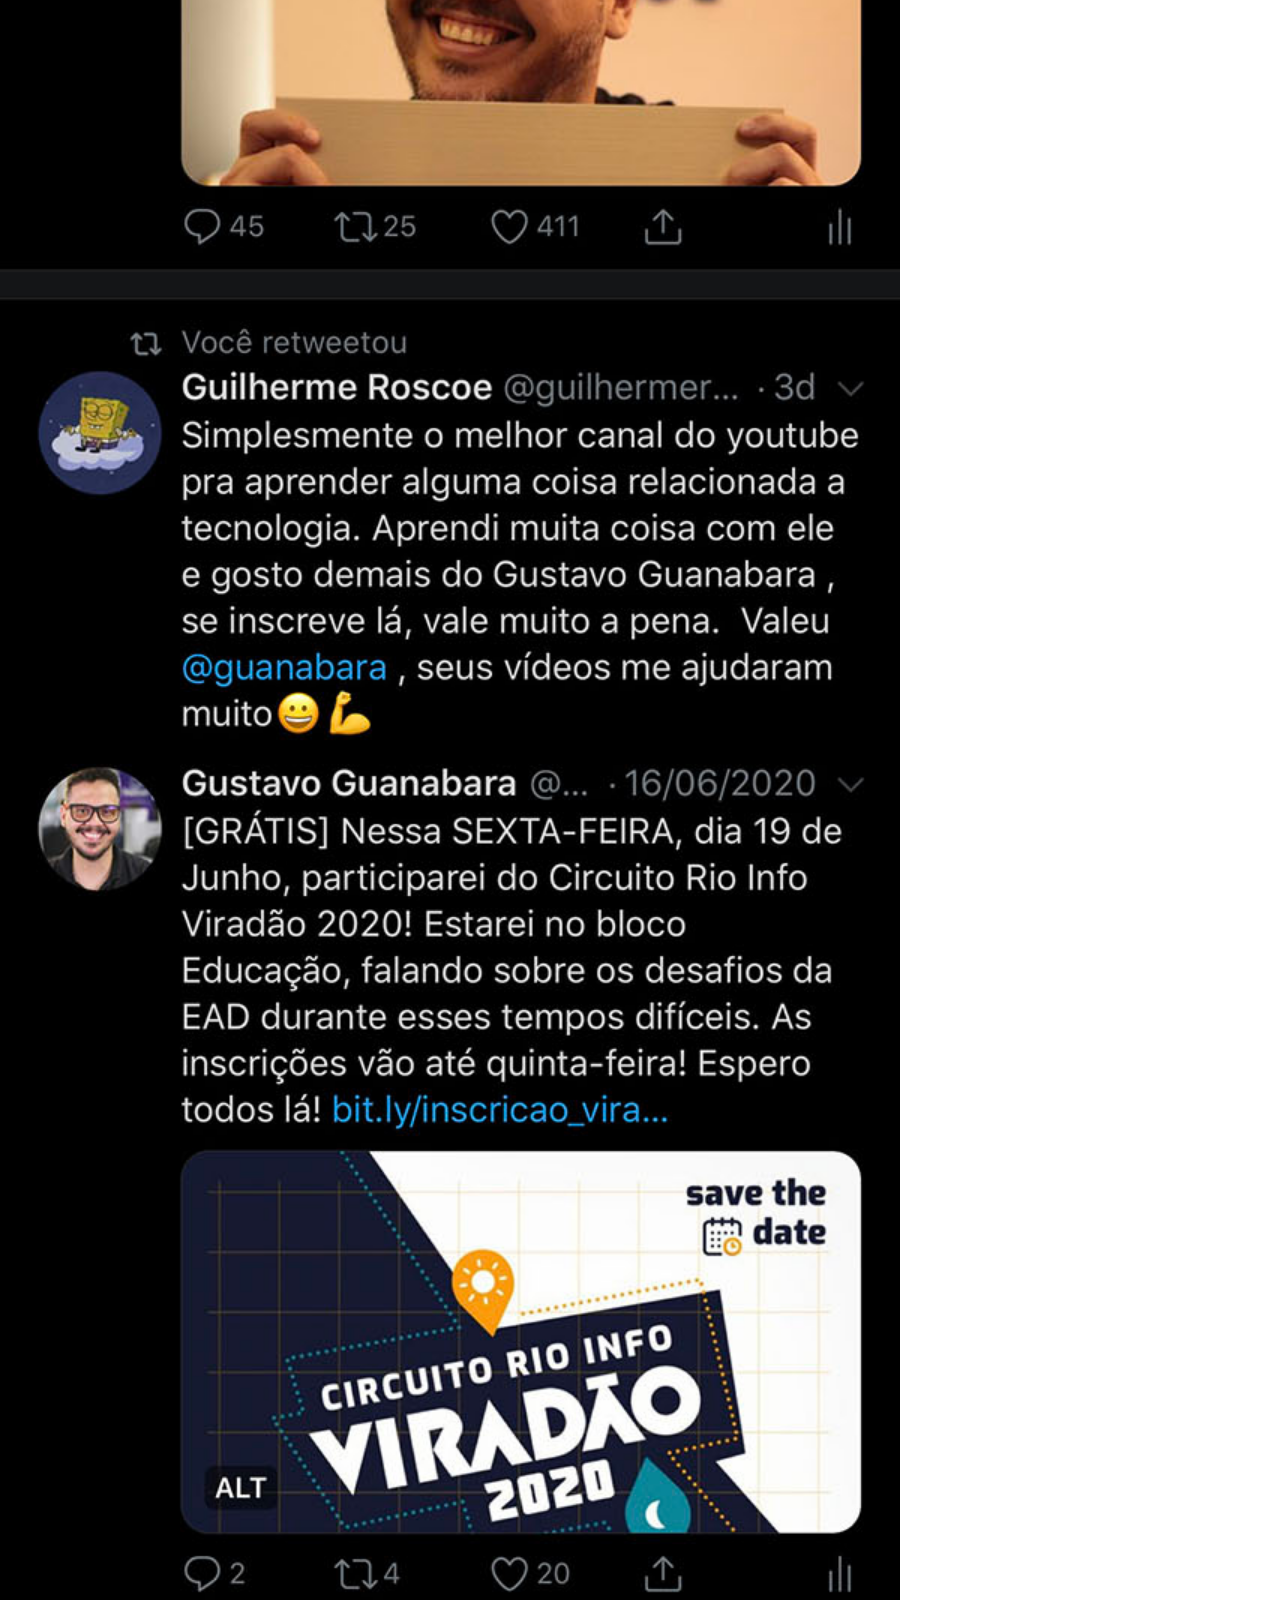
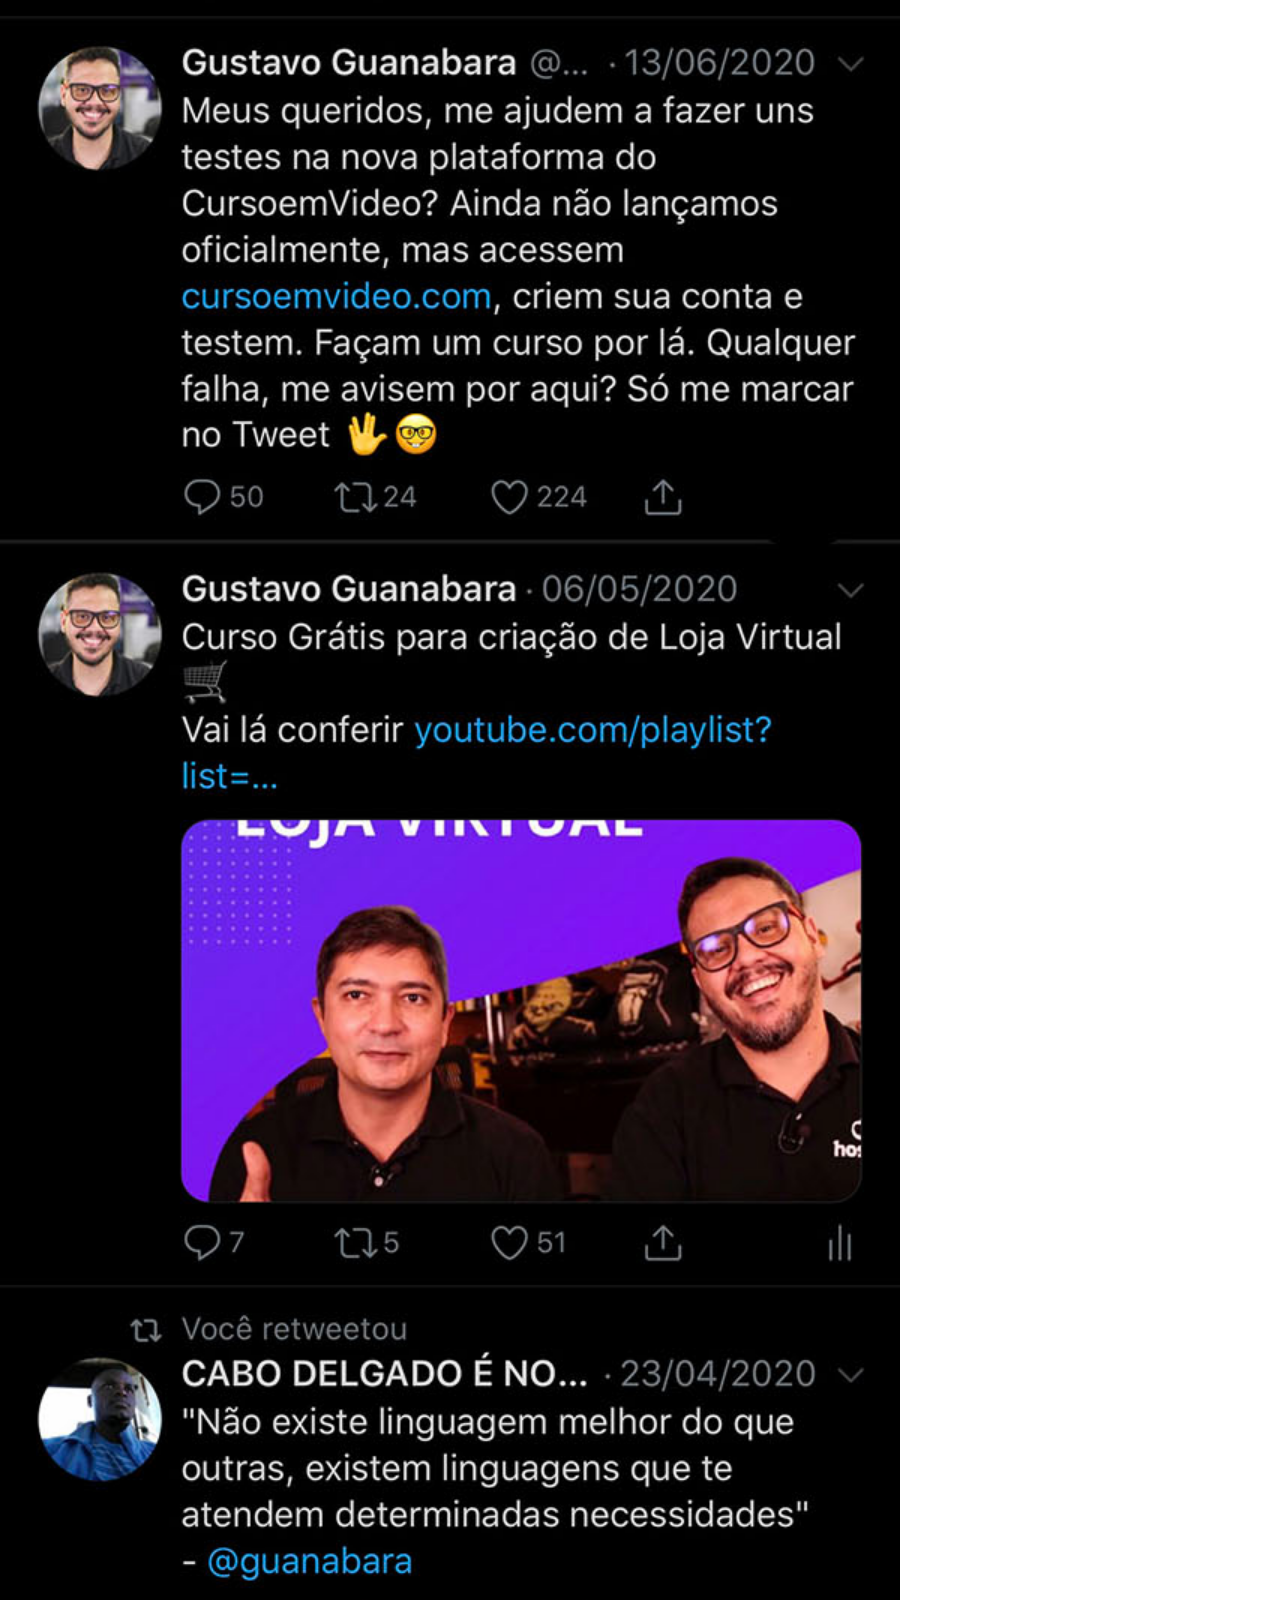
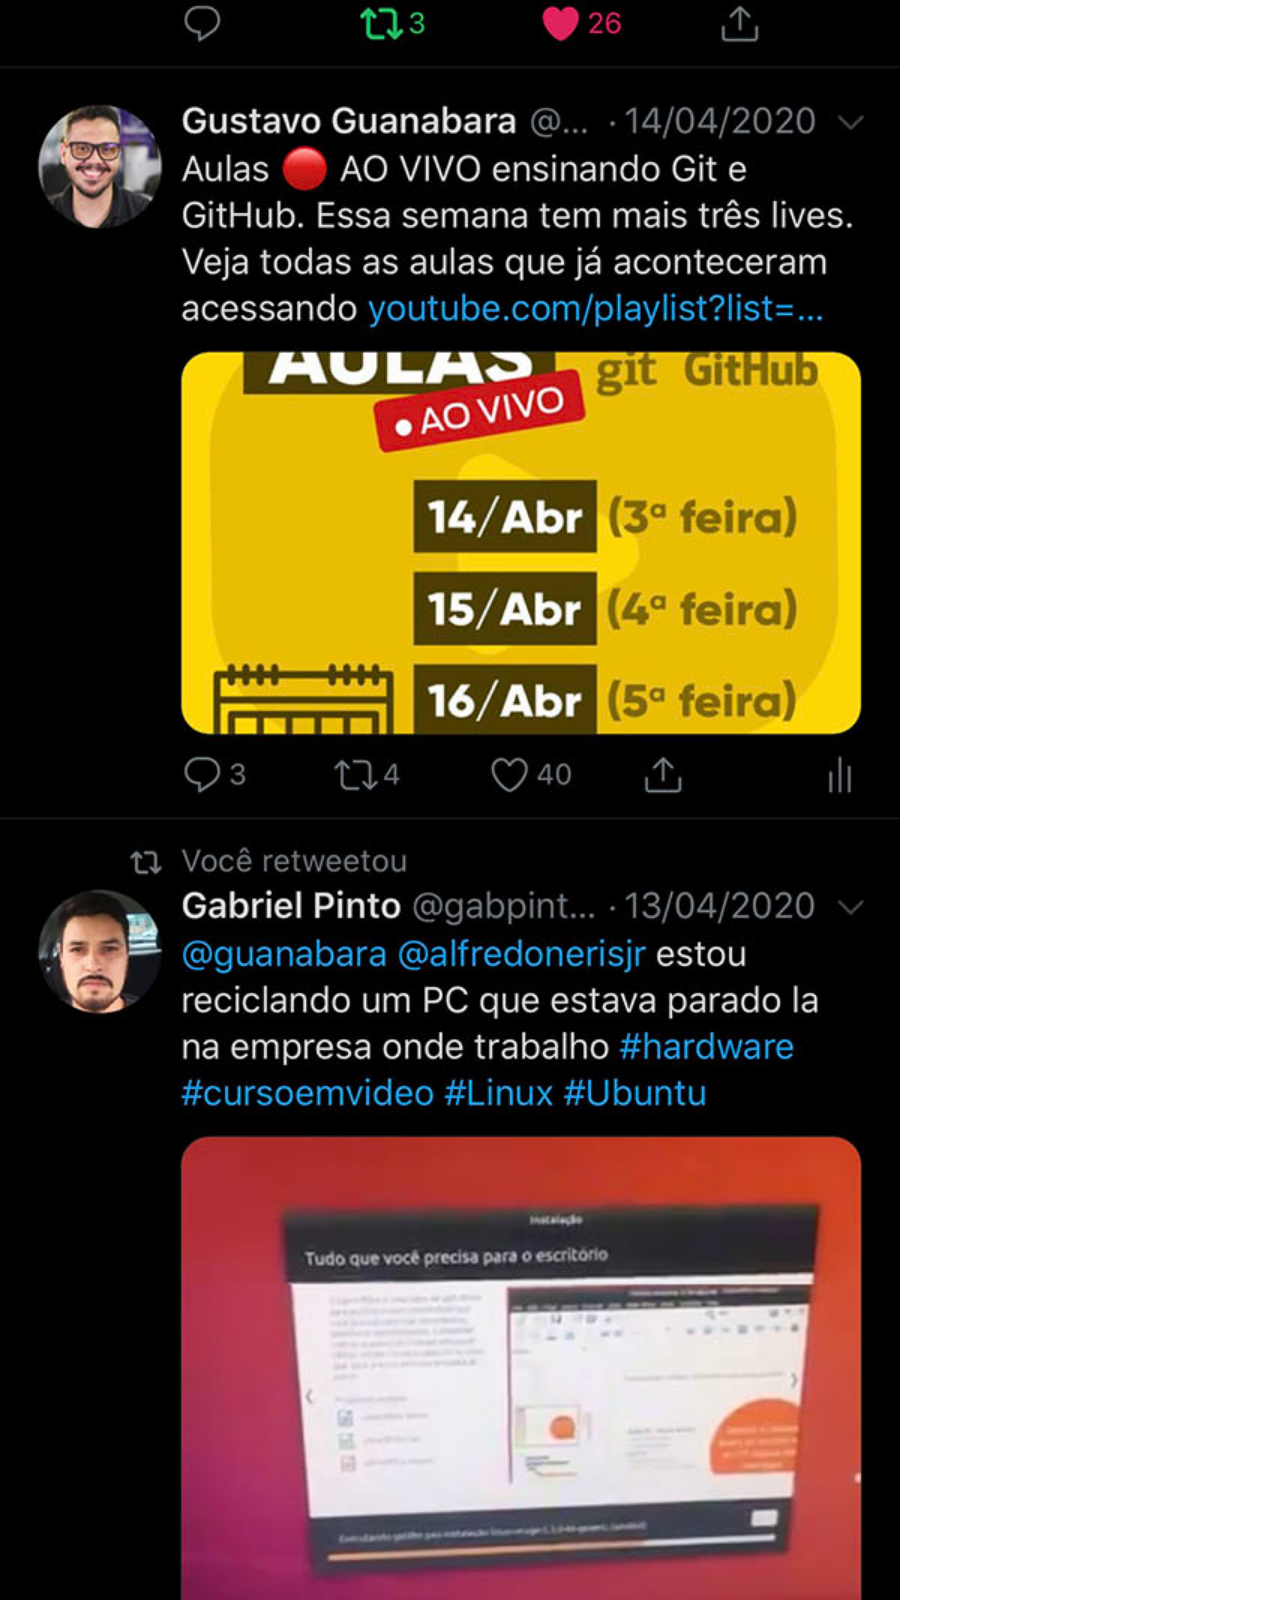
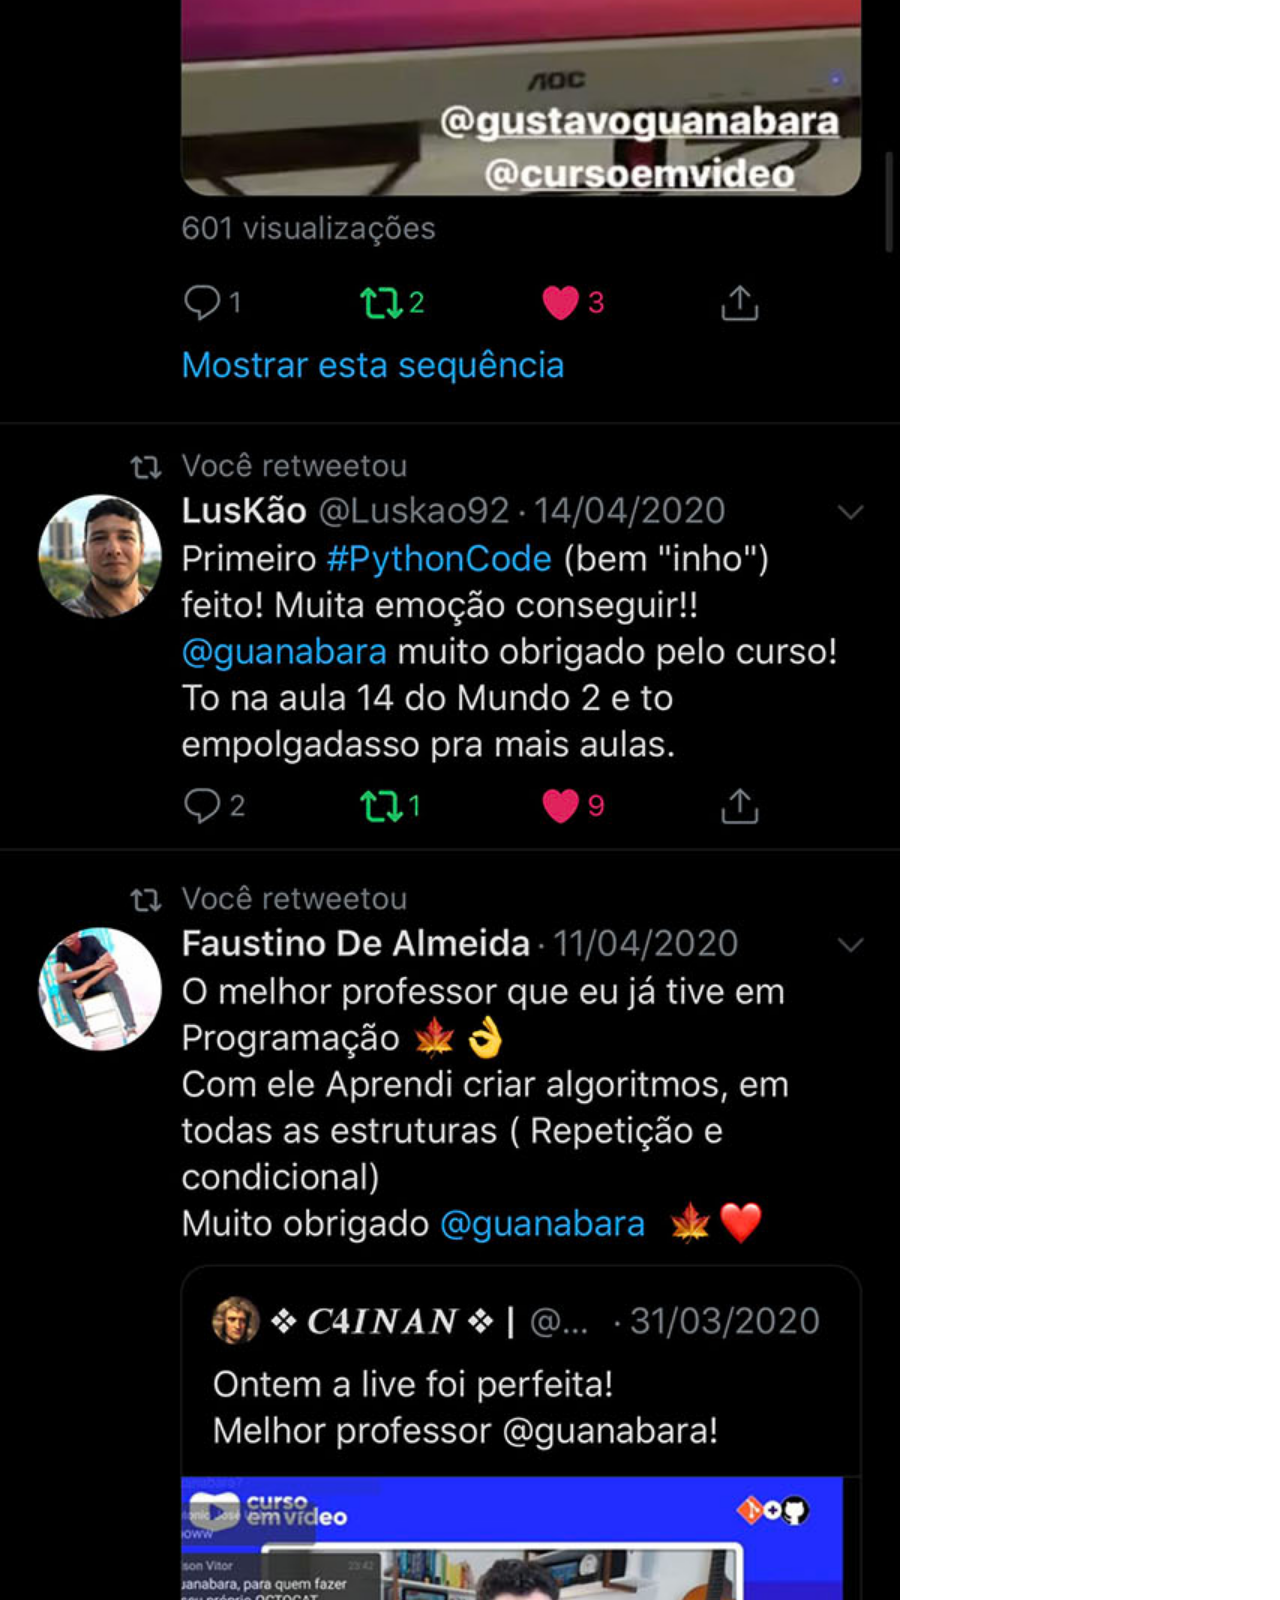
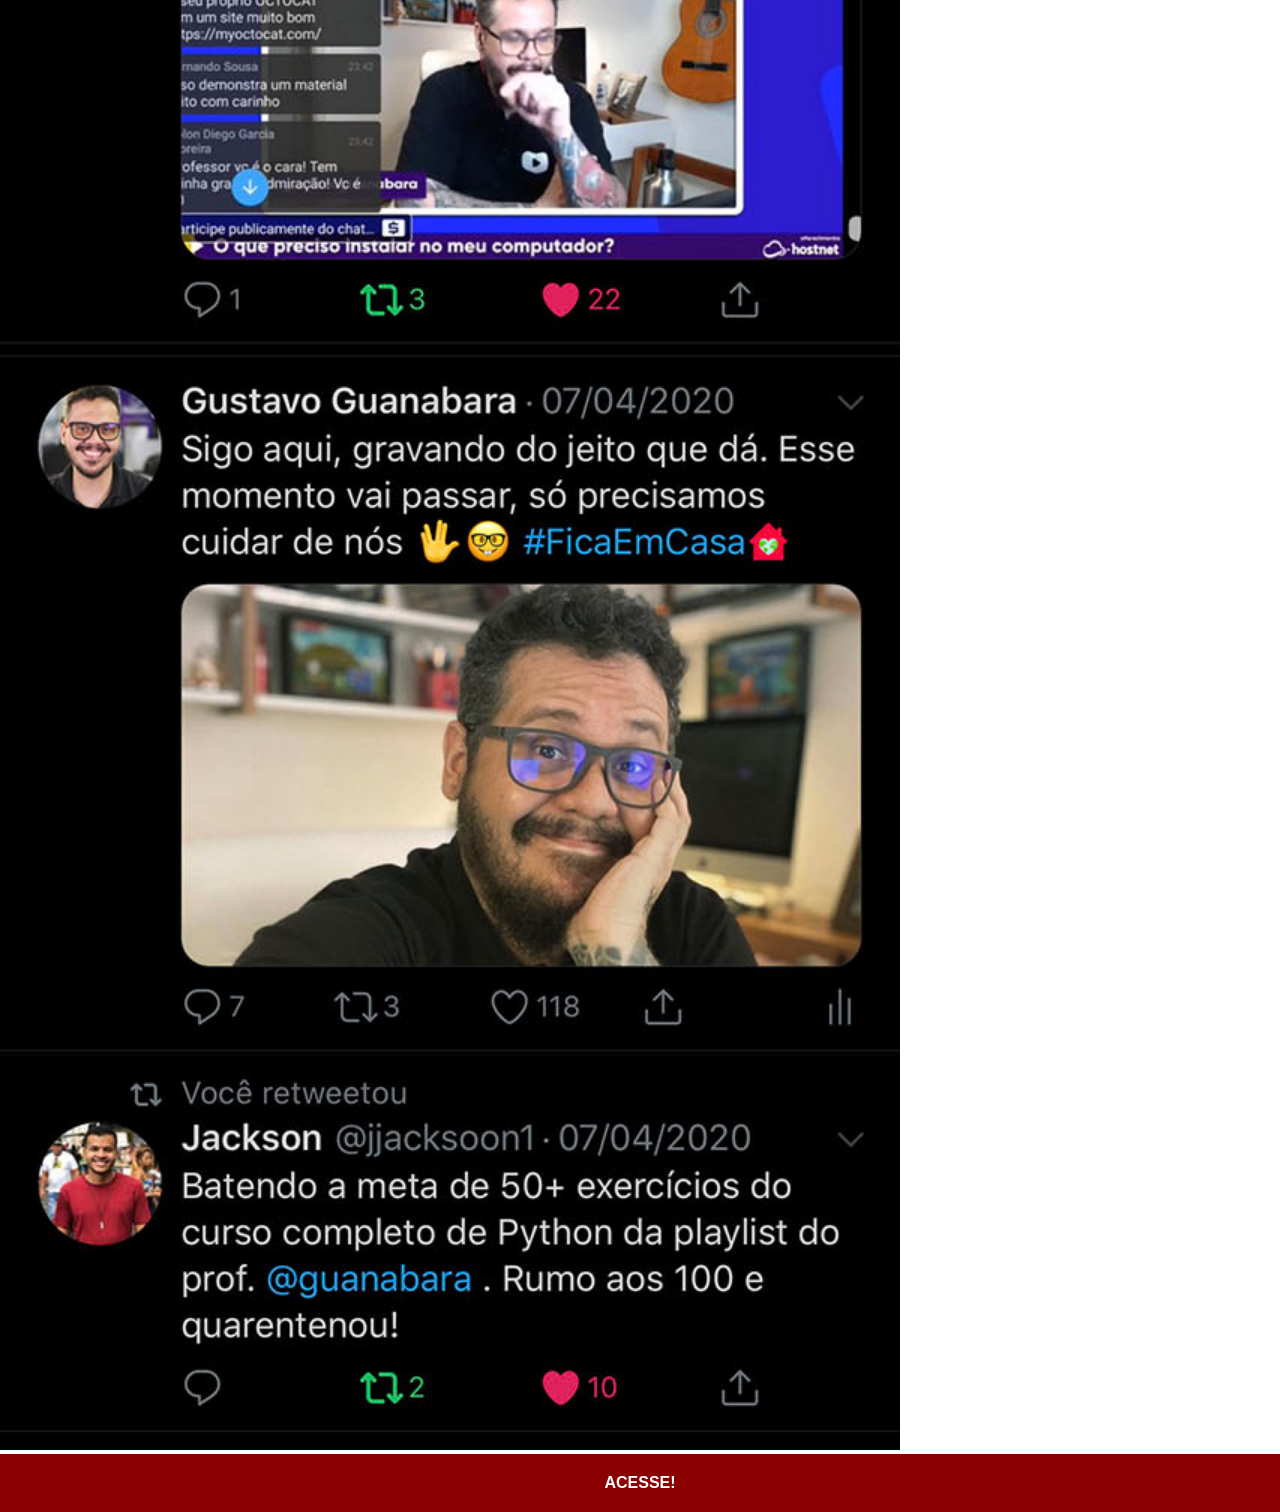
<file: twiter.html>
<!DOCTYPE html>
<html lang="pt-br">
<head>
    <meta charset="UTF-8">
    <meta name="viewport" content="width=device-width, initial-scale=1.0">
    <title>YouTube</title>
    <link rel="stylesheet" href="estilos/social.css">
</head>
<body>
    <img src="imagens/tela-twitter.jpg" alt="">
    <a href="https://www.youtube.com/user/cursoemvideo/playlists" target="_blank">ACESSE!</a>
</body>
</html>
</file>
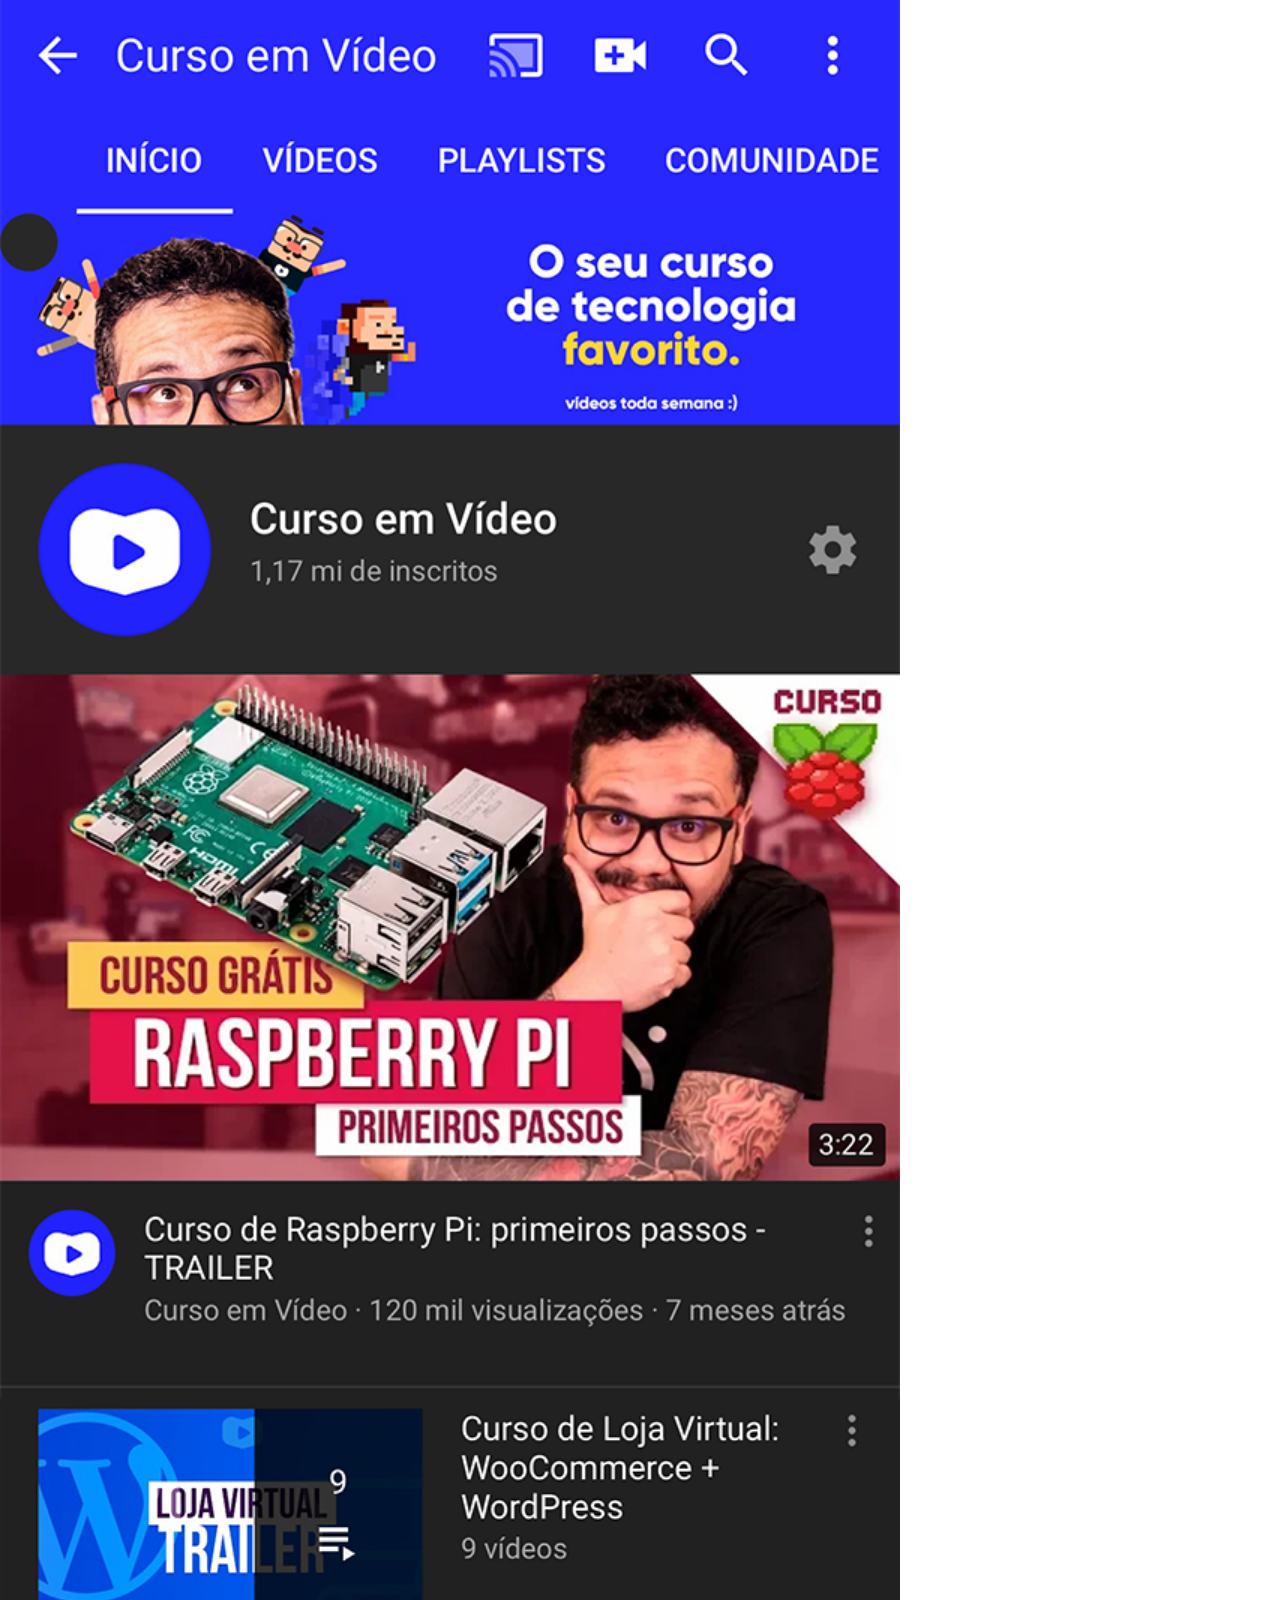
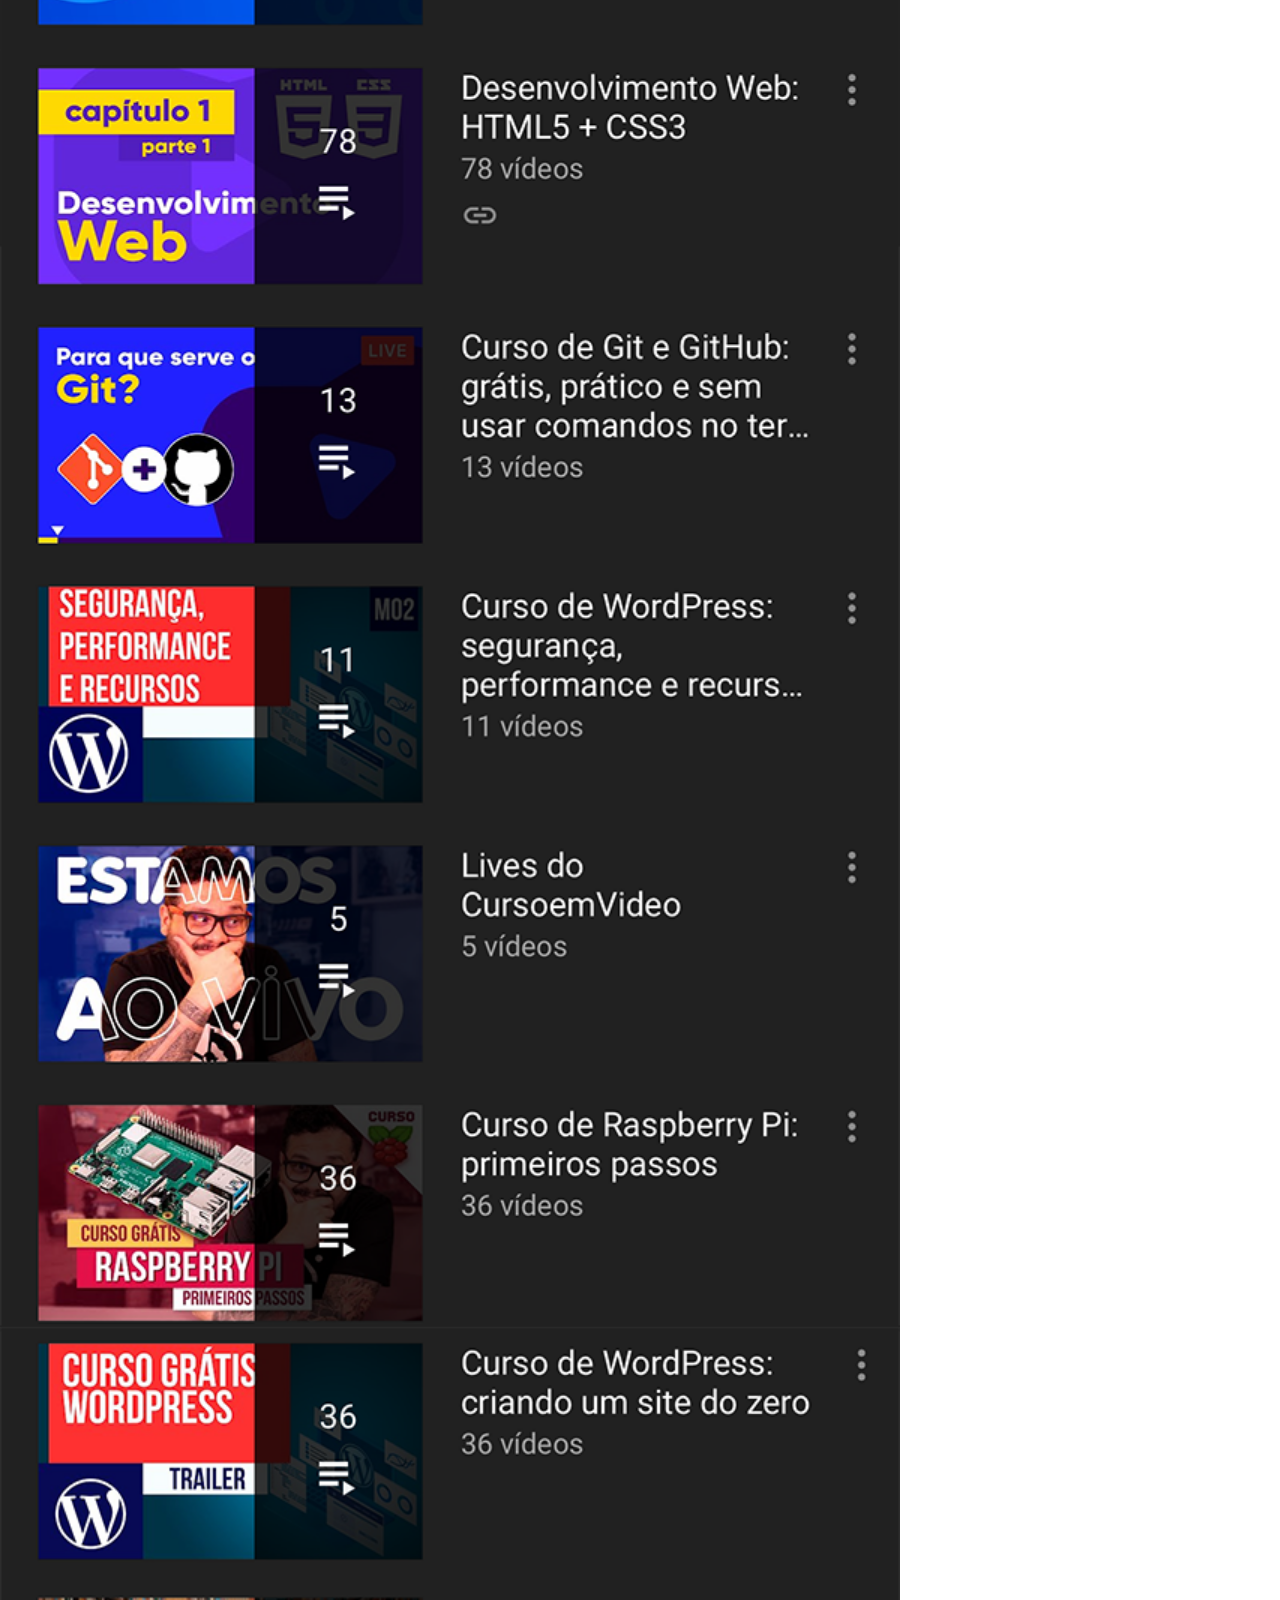
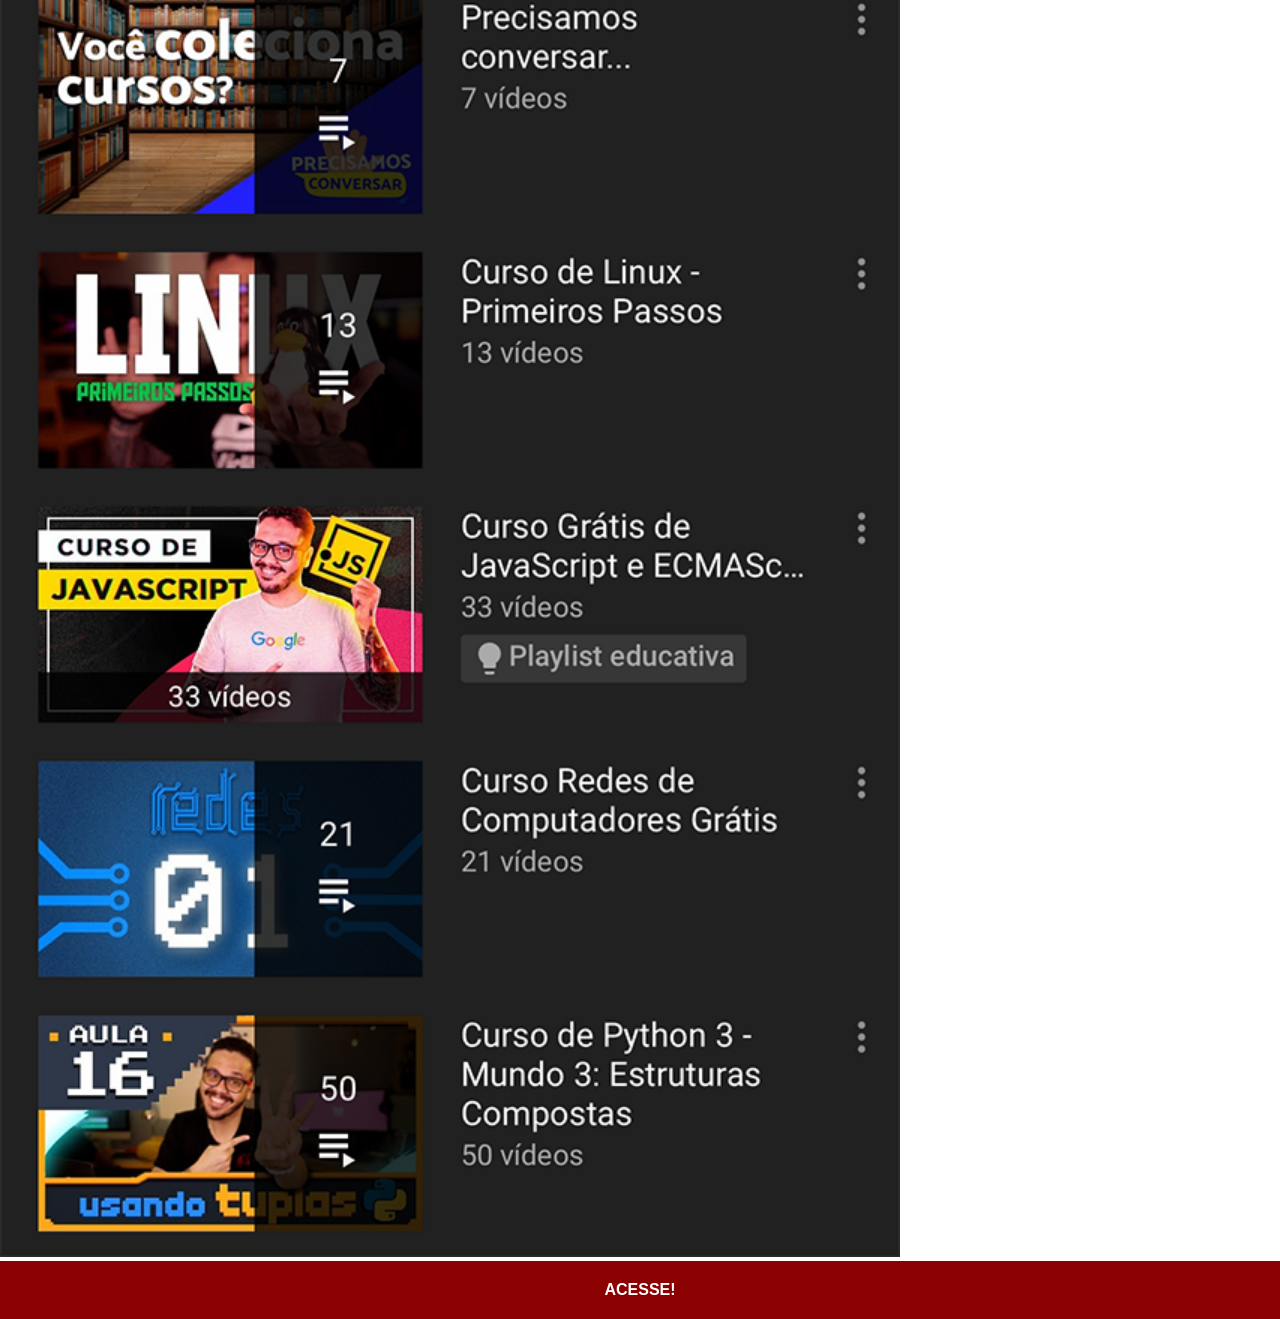
<file: youtube.html>
<!DOCTYPE html>
<html lang="pt-br">
<head>
    <meta charset="UTF-8">
    <meta name="viewport" content="width=device-width, initial-scale=1.0">
    <title>YouTube</title>
    <style>
        *{
            margin: 0;
            padding: 0;
            font-family: Arial, Helvetica, sans-serif;
        }

        ::-webkit-scrollbar{
            width: 0;
            height: 0px;
        }
        img{
            width: 100vh;
        }
        a{
            display: block;
            background-color: darkred;
            color: white;
            padding: 20px;
            text-align: center;
            font-weight: bold;
            text-decoration: none;
        }
    </style>
</head>
<body>
    <img src="imagens/tela-youtube.png" alt="">
    <a href="https://www.youtube.com/user/cursoemvideo/playlists" target="_blank">ACESSE!</a>
</body>
</html>
</file>
<file: estilos/style.css>
@charset "UTF-8";

*{
    margin: 0px;
    padding: 0px;
    font-family: Arial, Helvetica, sans-serif;
}

html, body{
    height: 100vh;
    width: 100vw;
    background-color: black;
}

body{
    background: url('../imagens/fundo-madeira.jpg') no-repeat center center;
    background-size: cover;
    background-attachment: fixed;
}

main{
    position: relative;
    height: 100vh;
}

section#telefone{
    position: absolute;
    top: 50%;
    left: 50%;
    transform: translate(-50%, -50%);
    height: 627px;
    width: 311px;
    background-color: blue;
    background: url('../imagens/frame-iphone.png') no-repeat;
}

iframe#tela{
    position: relative;
    top: 80px;
    left: 22px;
    width: 269px;
    height: 471px;
}

section#redes-sociais img{
    width: 50px;
    margin: 10px;
    border-radius: 50%;
    box-shadow: 2px 2px #00000063;
    box-sizing: border-box;
}

section#redes-sociais{
    text-align: right;
}

section#redes-sociais img:hover{
    border: 2px solid #ffffff9a;
    transform: translate(-3px, -3px);
    box-shadow: 5px 5px 10px #000000d2;
    transition: transform 0.5s, border 1s;
}
</file>
<file: estilos/social.css>
*{
            margin: 0;
            padding: 0;
            font-family: Arial, Helvetica, sans-serif;
        }

        ::-webkit-scrollbar{
            width: 0;
            height: 0px;
        }

        img{
            width: 100vh;
        }

        a{
            display: block;
            background-color: darkred;
            color: white;
            padding: 20px;
            text-align: center;
            font-weight: bold;
            text-decoration: none;
        }

        a:hover{
            background-color: red;
        }
</file>
